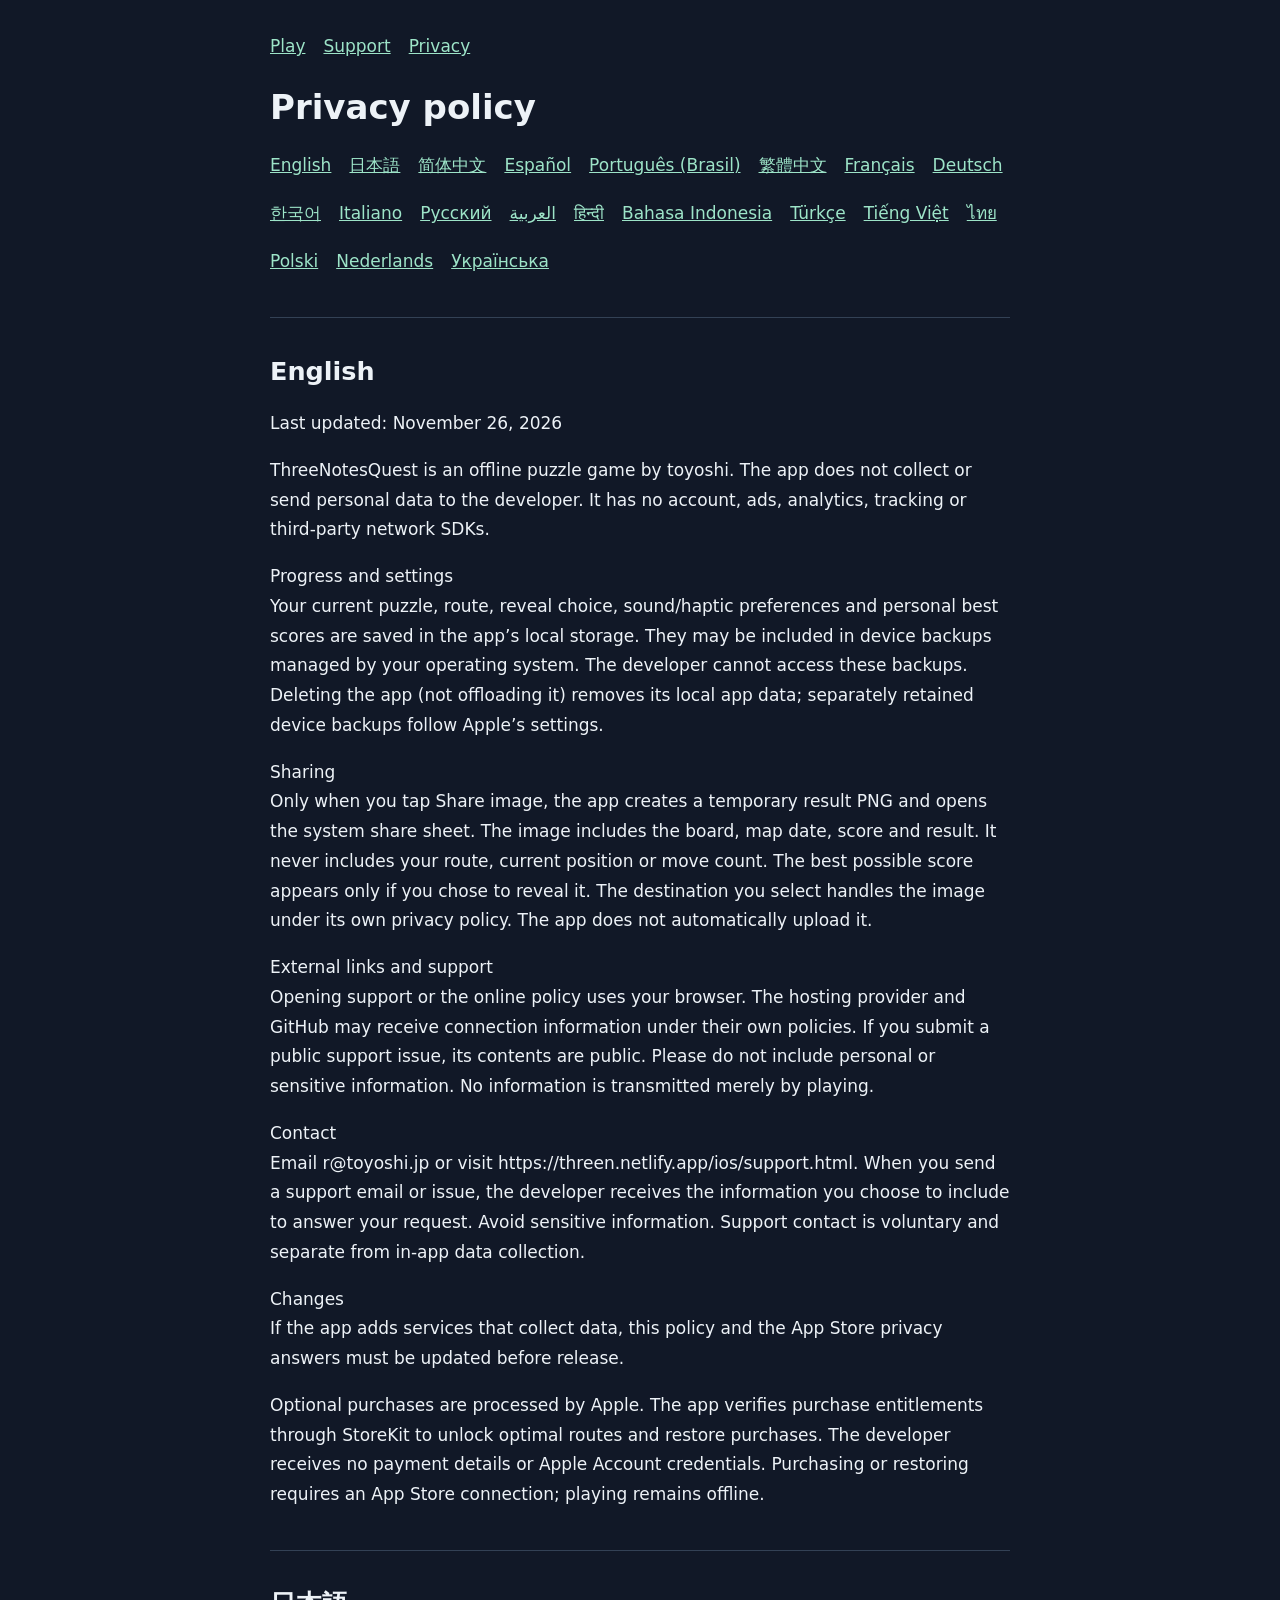
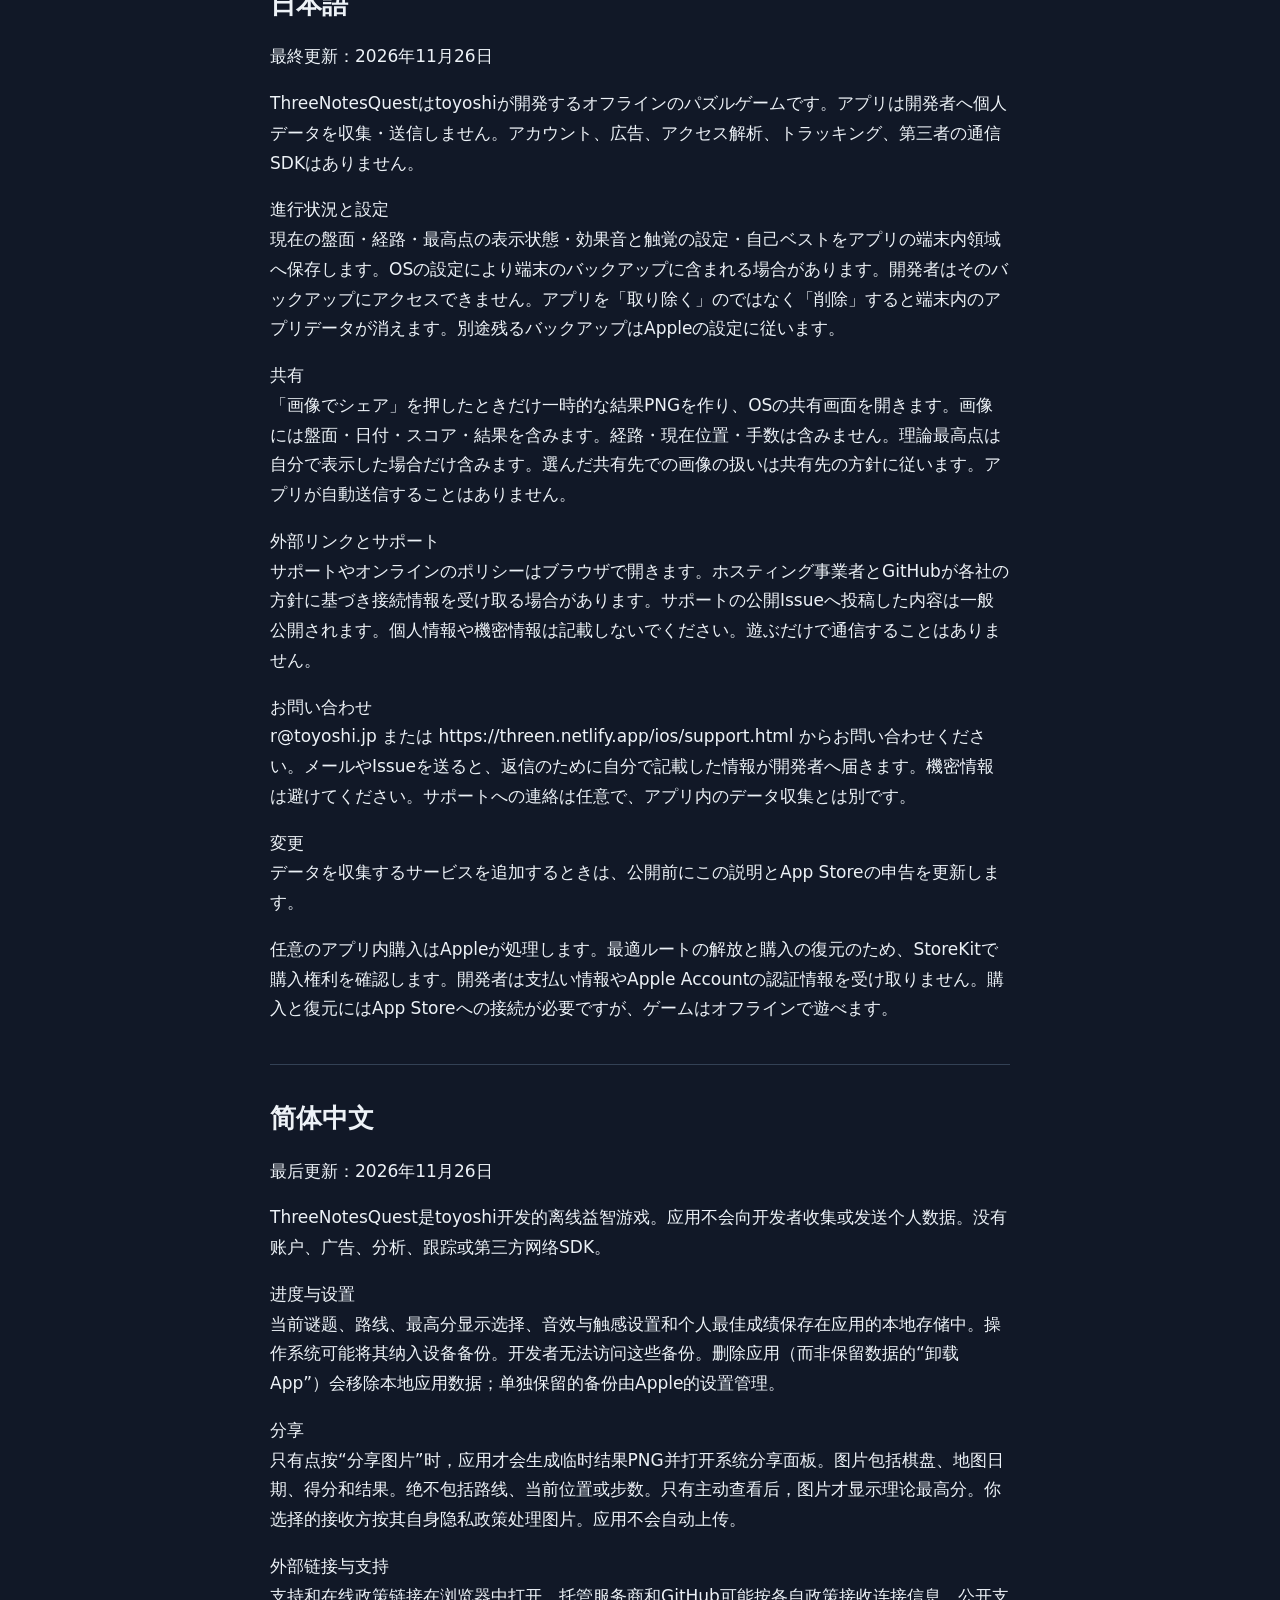
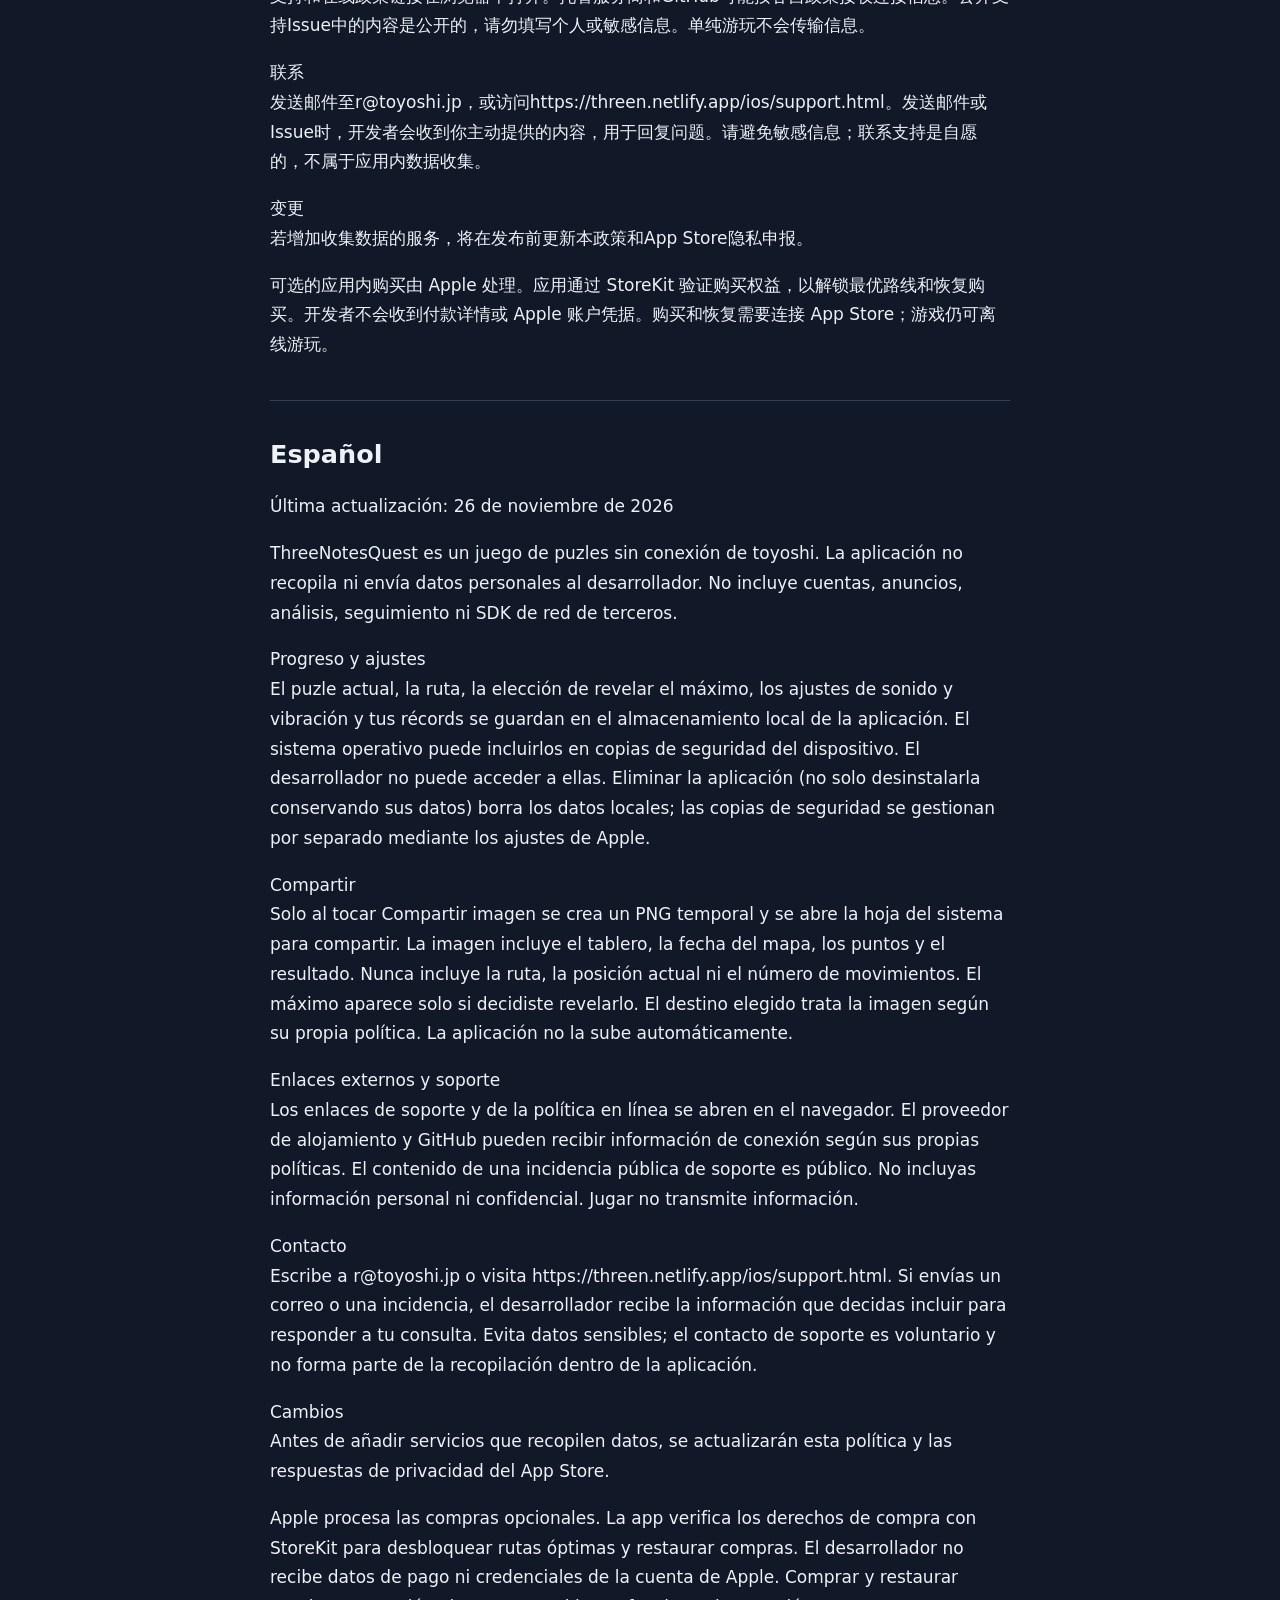
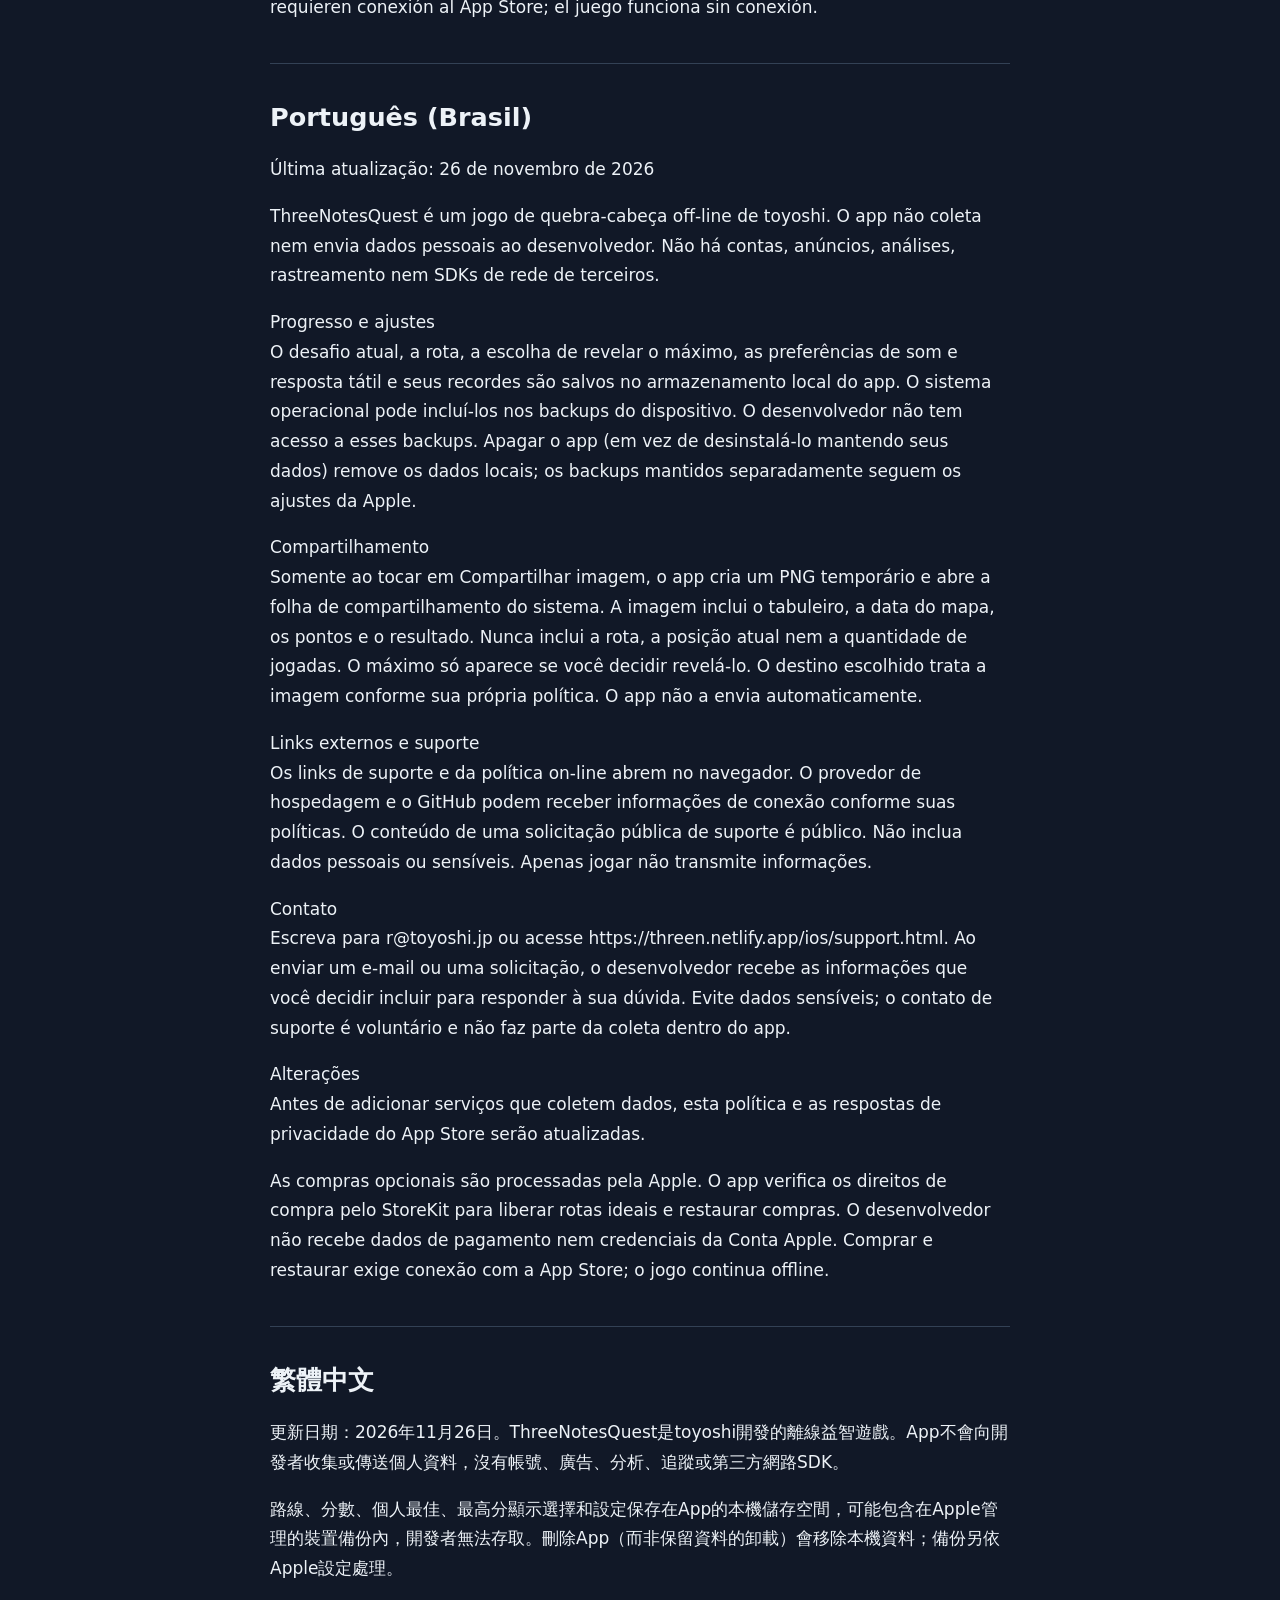
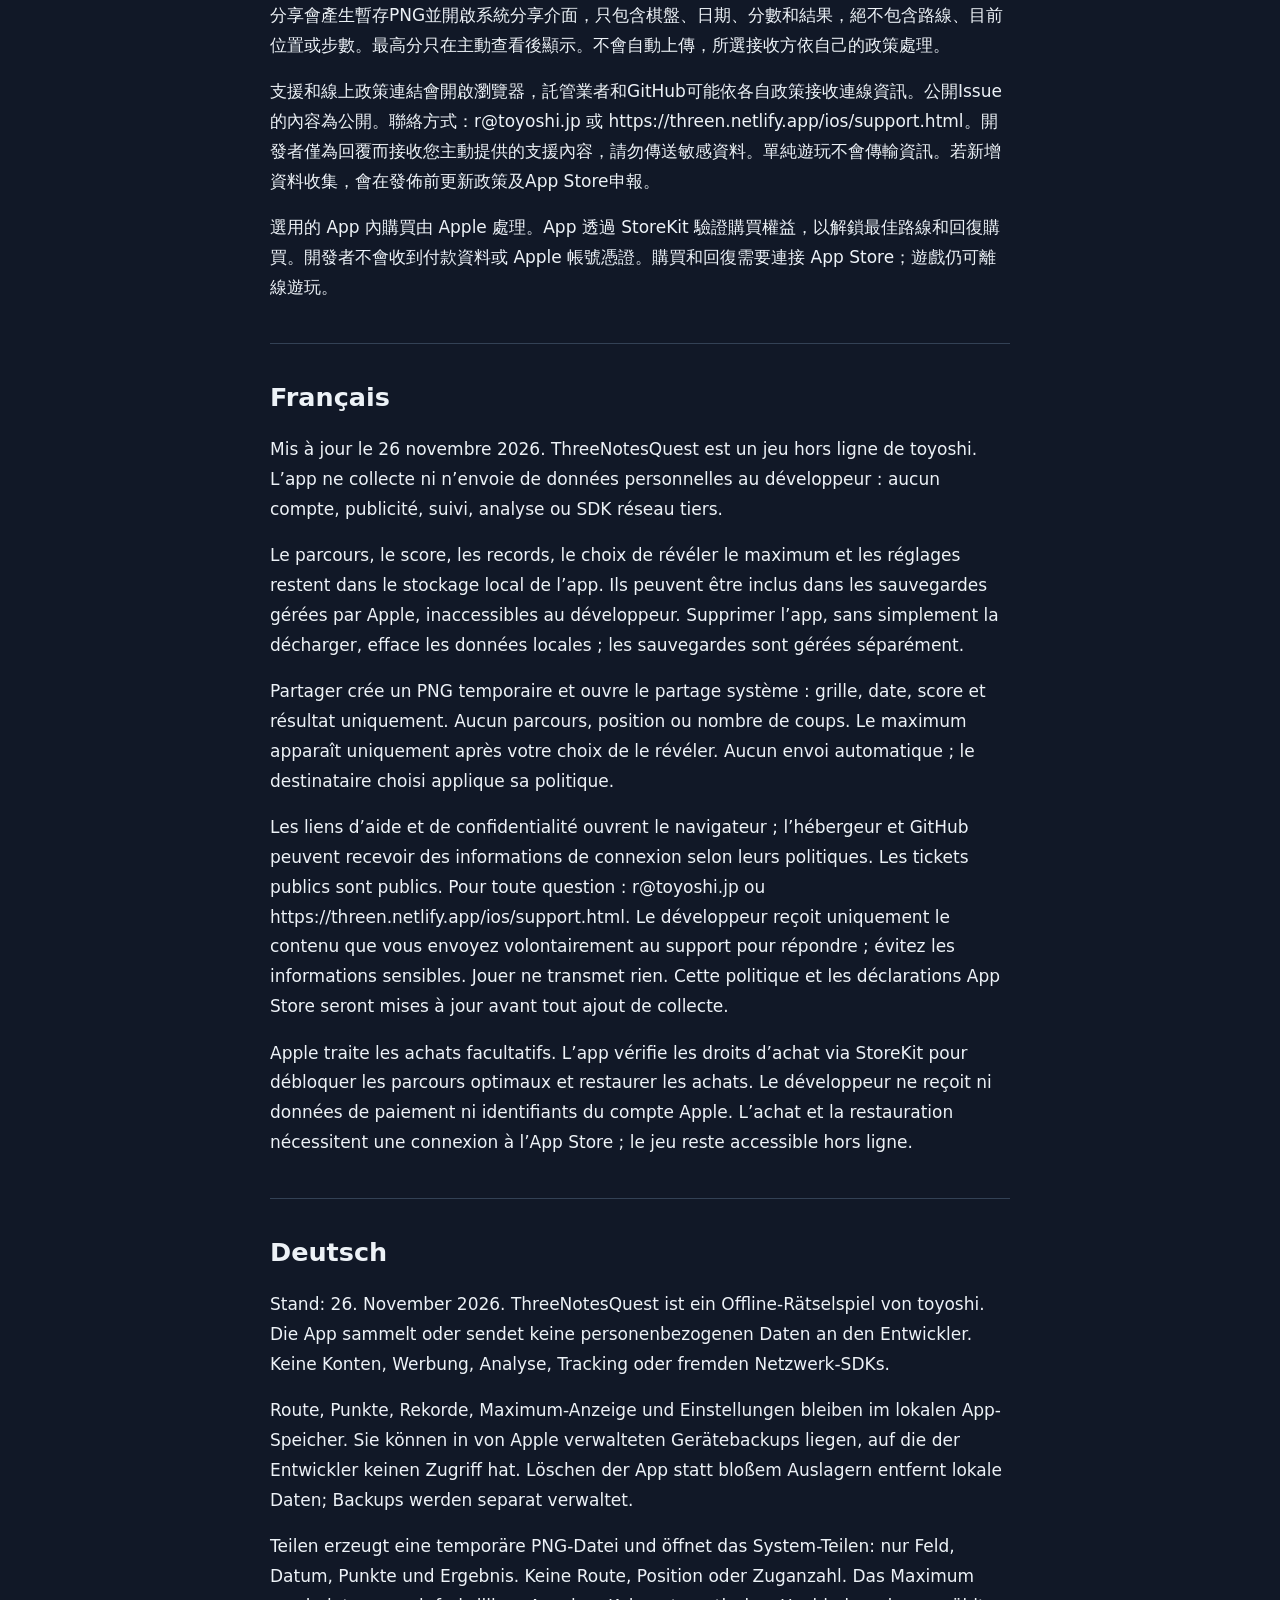
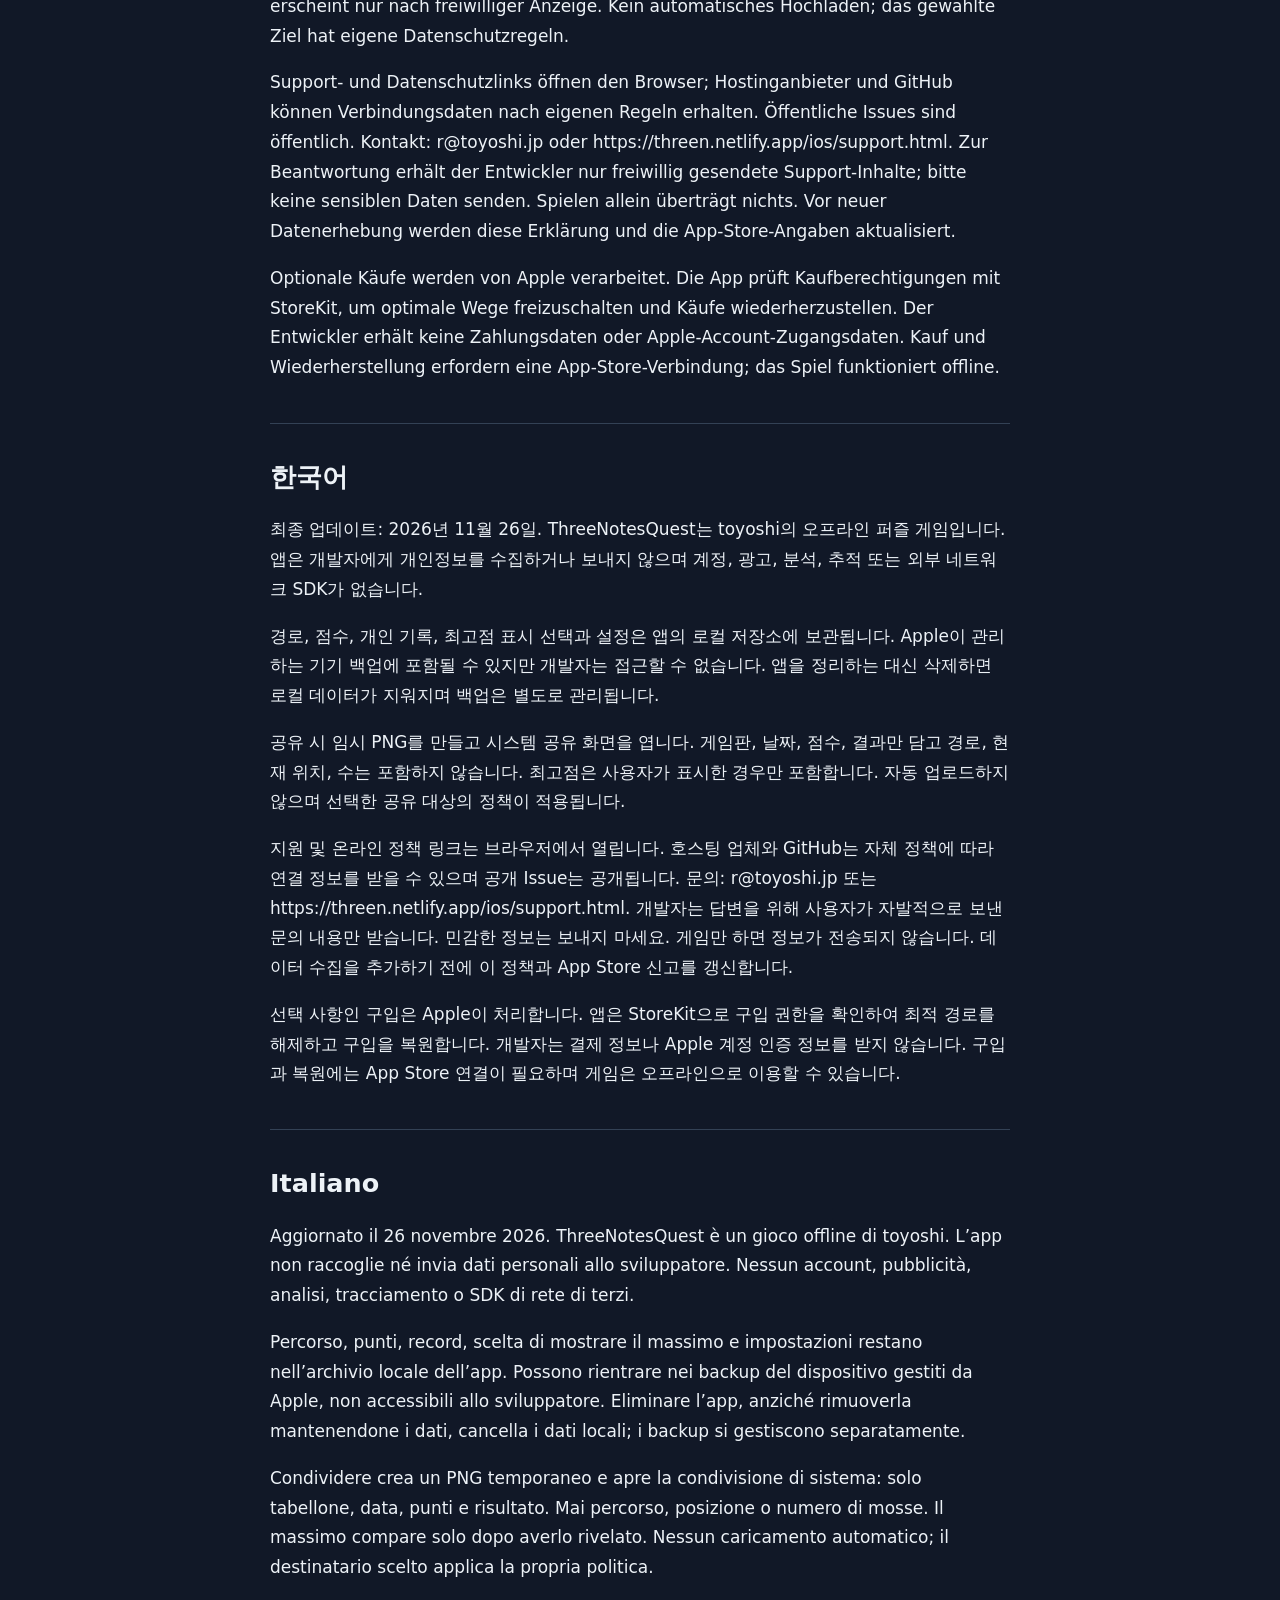
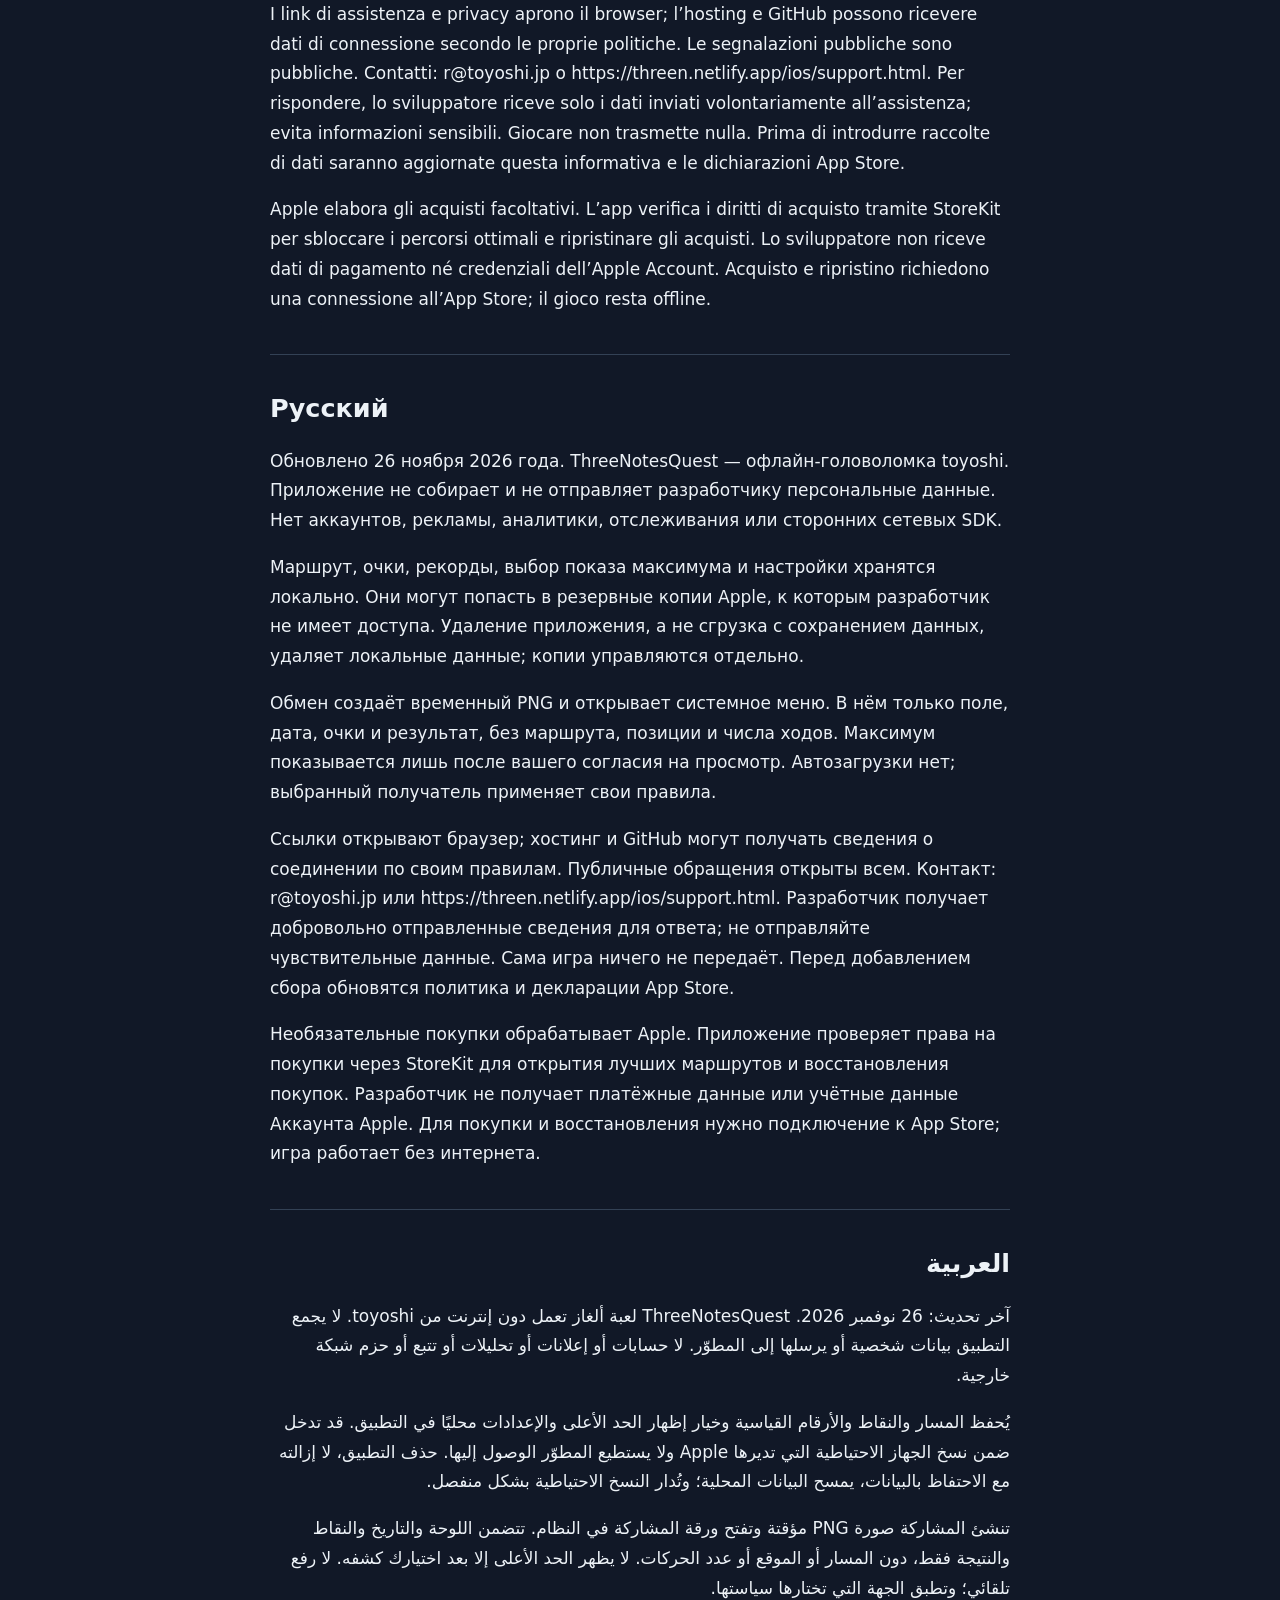
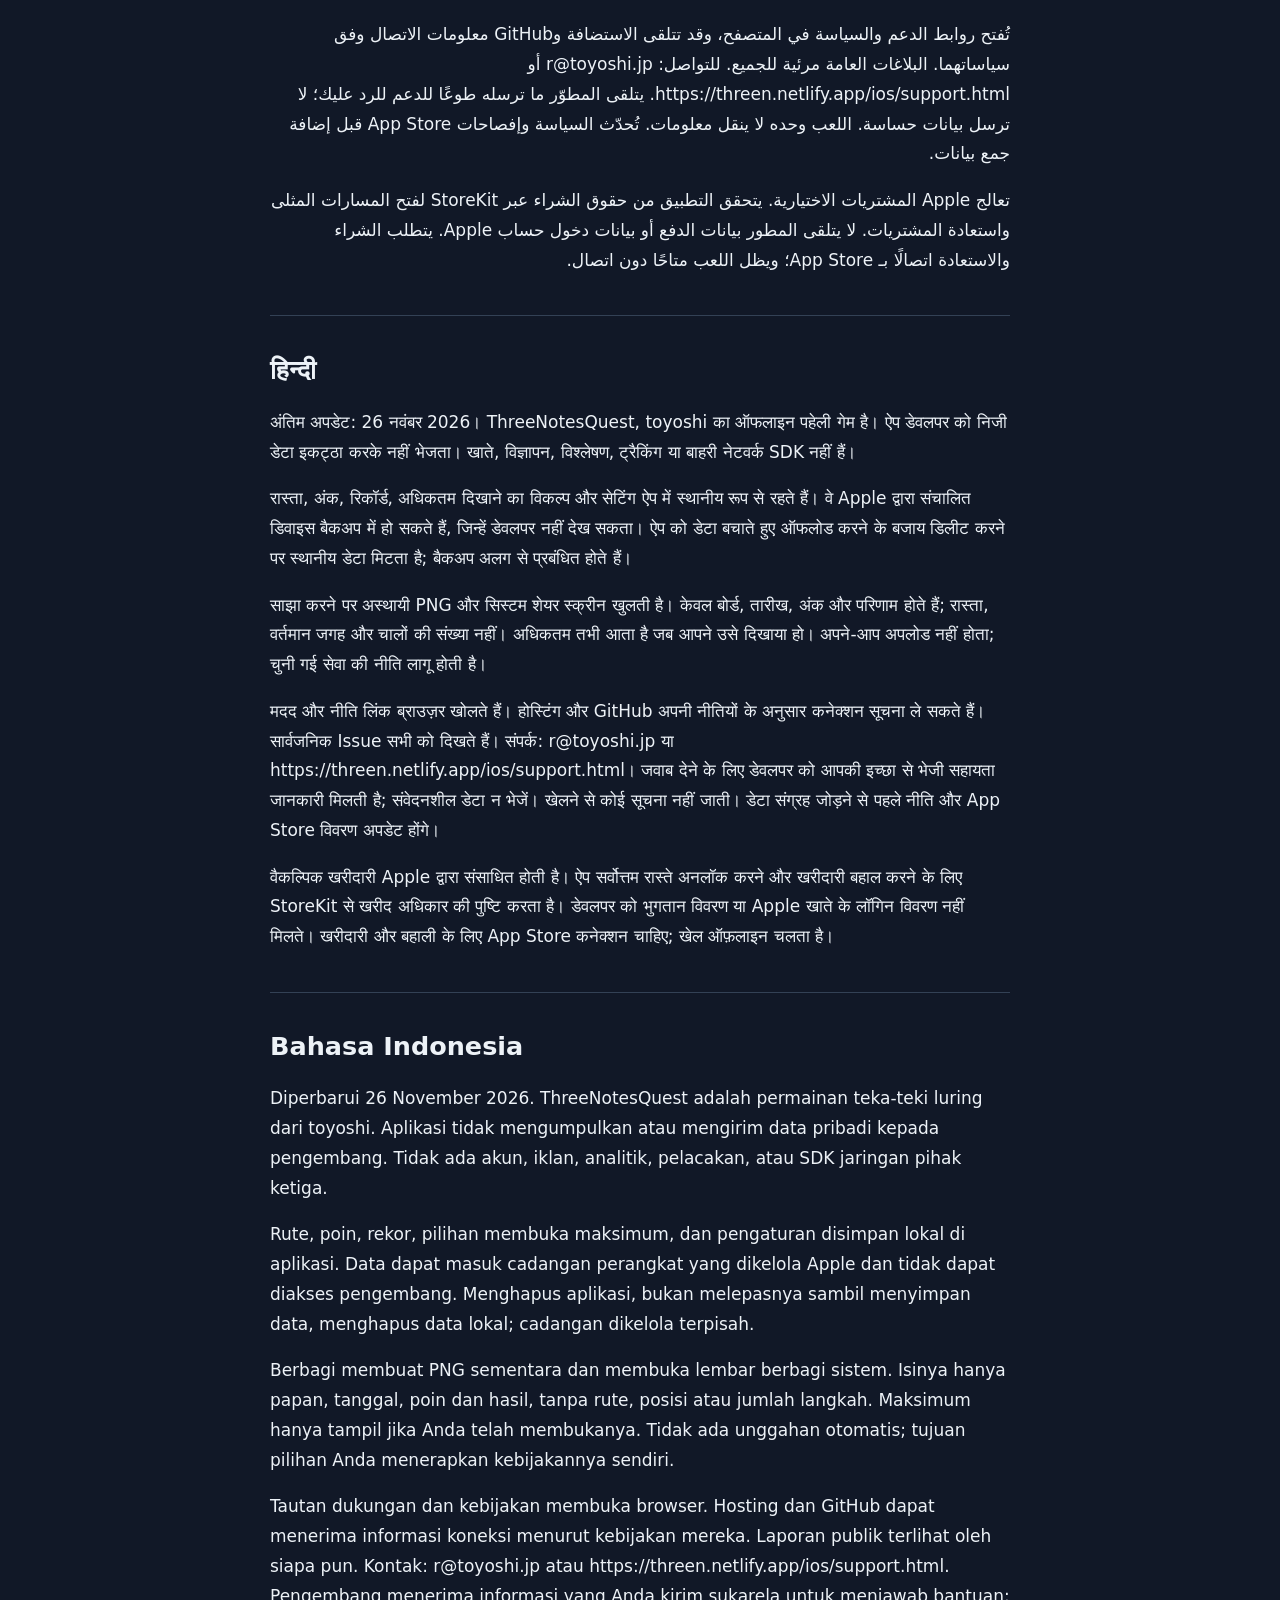
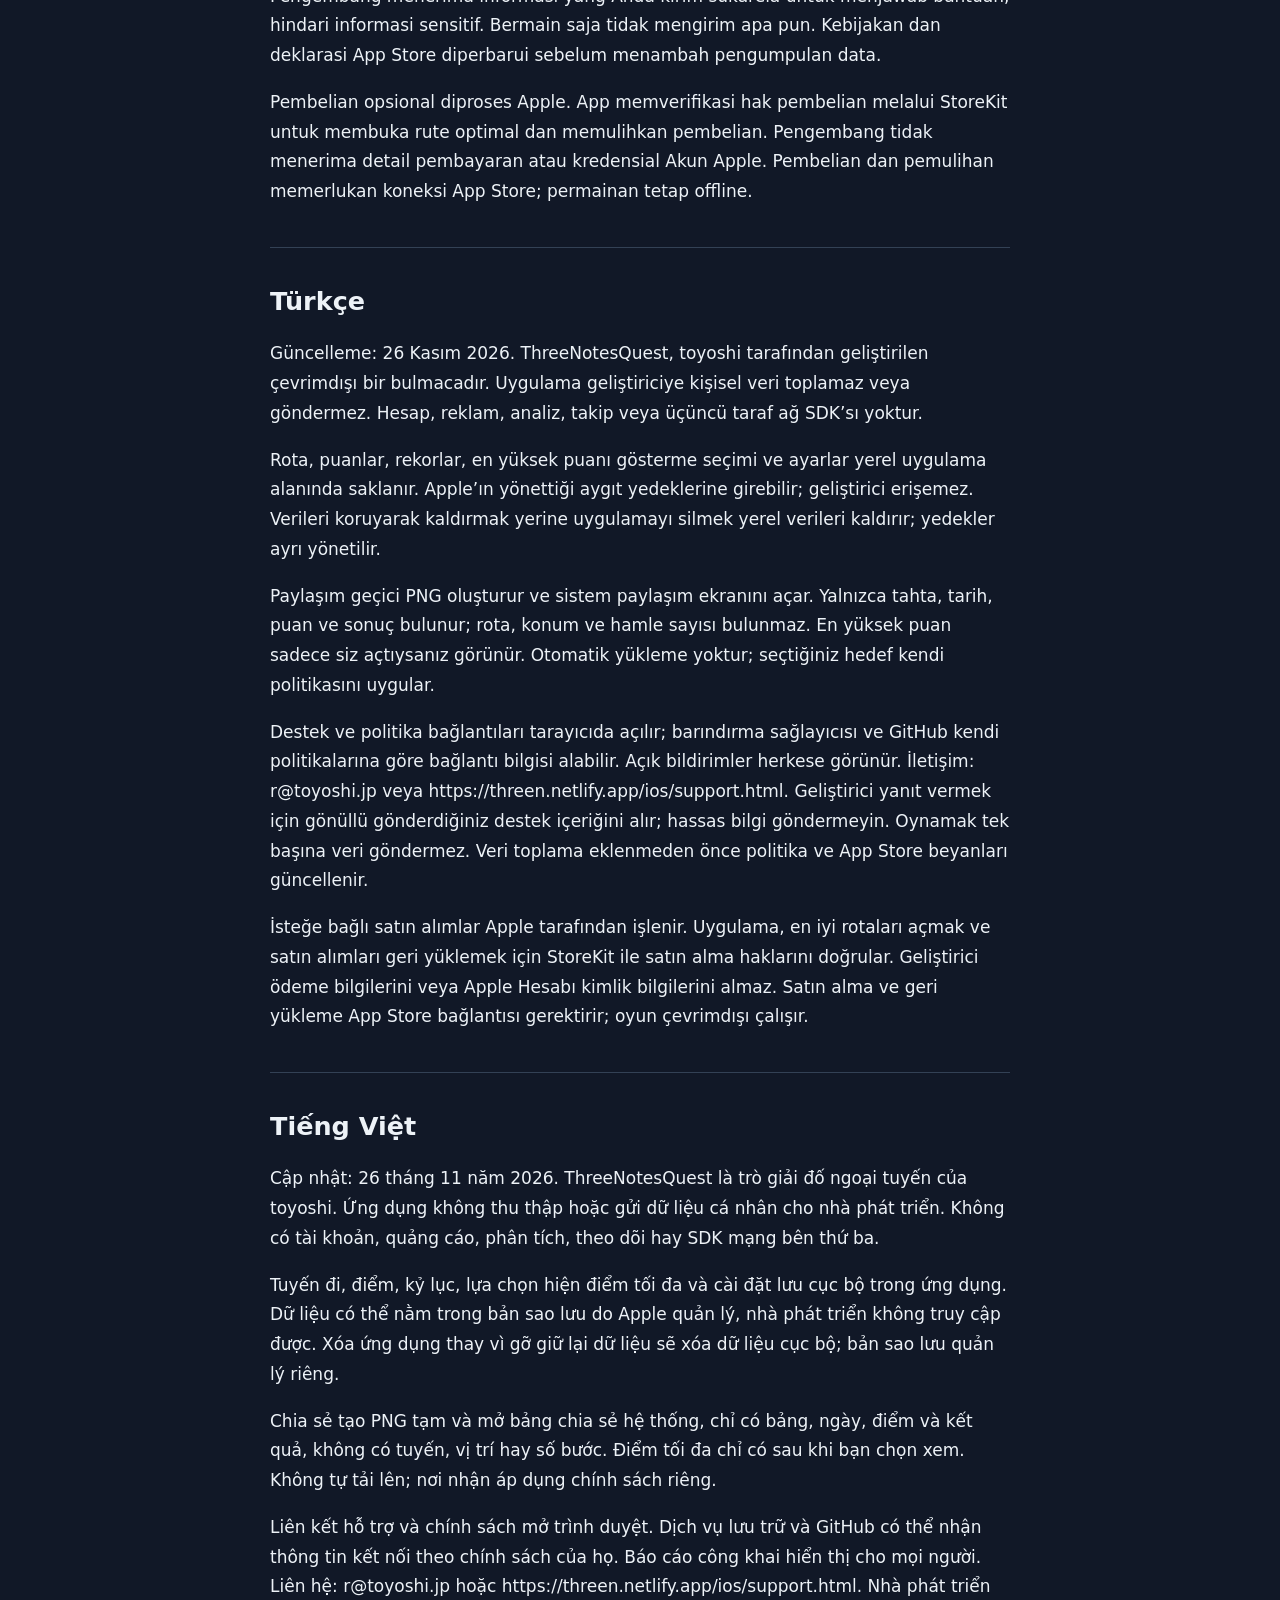
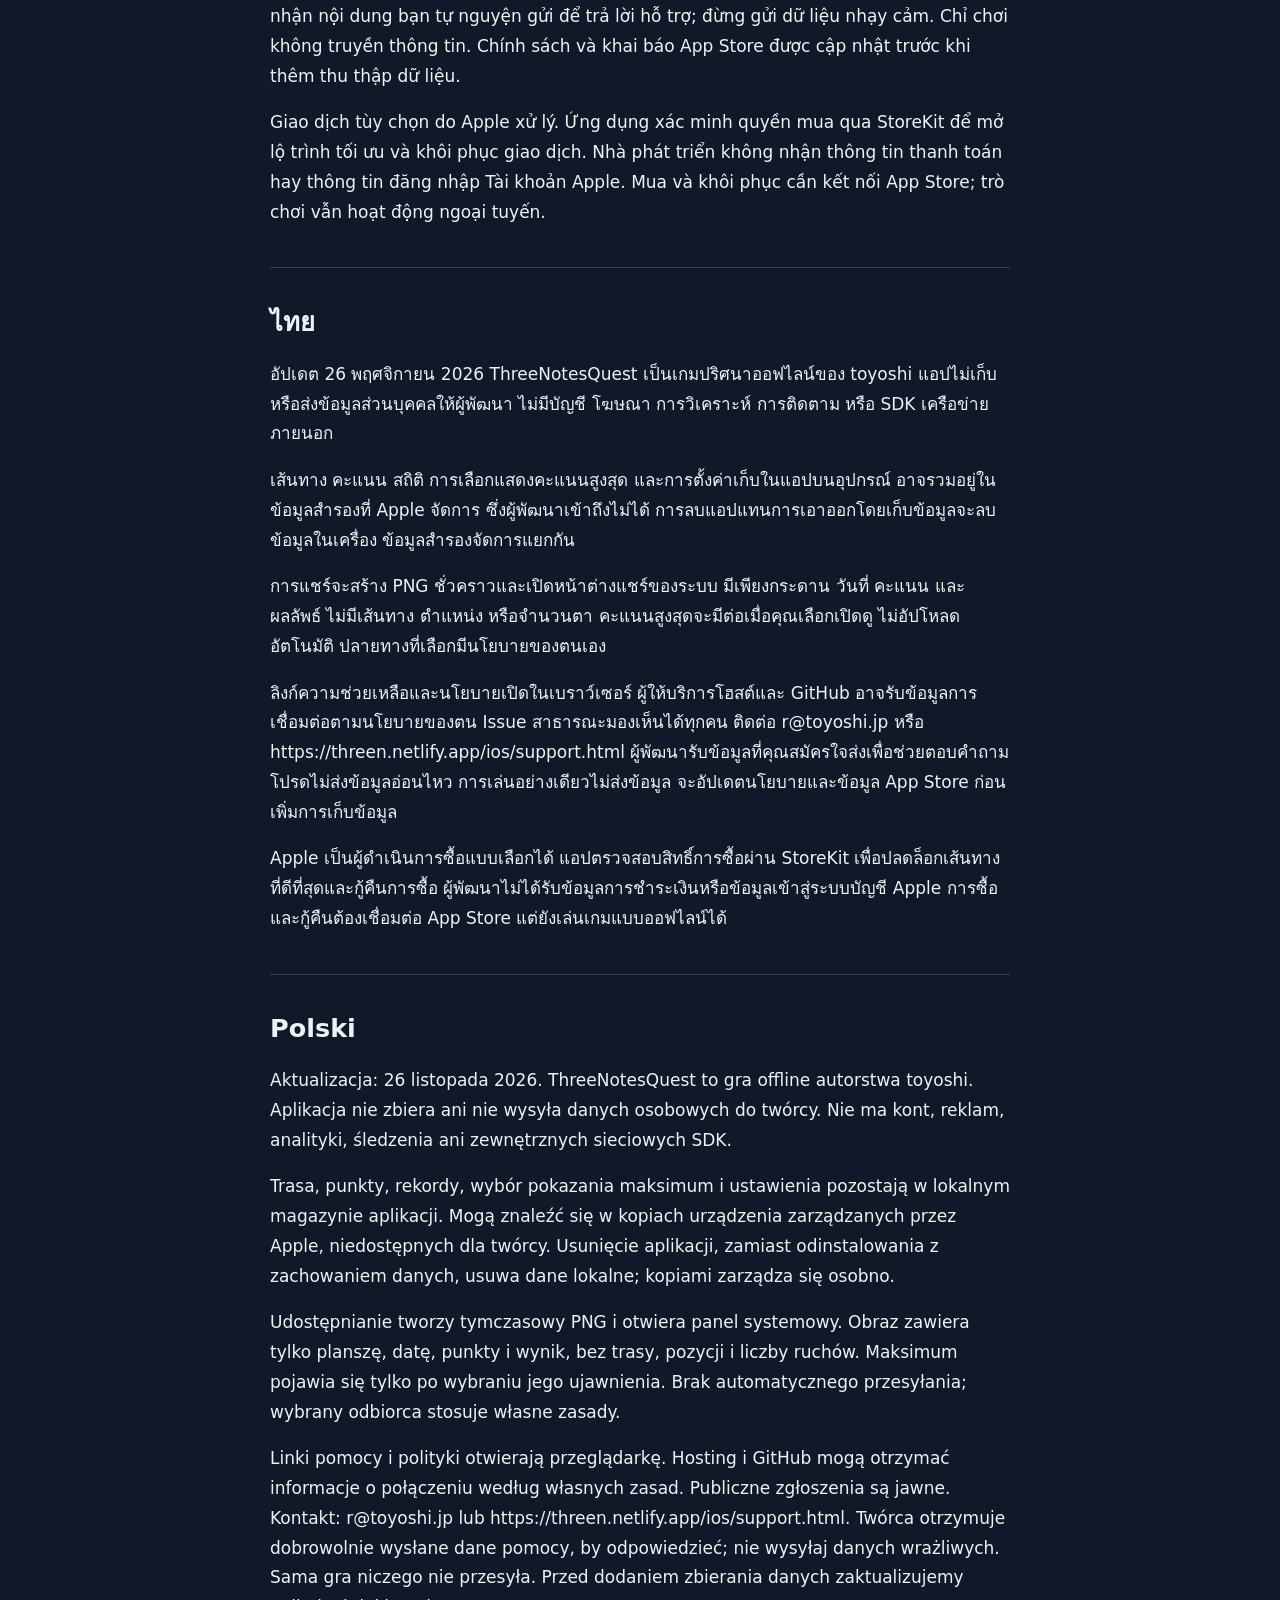
<file: ios/privacy.html>
<!doctype html>
<html lang="en"><meta charset="utf-8"><meta name="viewport" content="width=device-width,initial-scale=1"><meta name="color-scheme" content="dark"><meta name="apple-itunes-app" content="app-id=6835028593"><title>Privacy · Three Notes Quest</title><style>body{margin:0;background:#111827;color:#edf2f7;font:17px/1.75 system-ui,sans-serif}main{max-width:740px;margin:auto;padding:32px 20px 64px}a{color:#9de4c8}nav{display:flex;gap:18px;flex-wrap:wrap}h1,h2{line-height:1.3}section{margin-top:40px;border-top:1px solid #334155;padding-top:16px}a:focus-visible{outline:3px solid #e9c35b;outline-offset:4px}footer{margin-top:48px;color:#a8b5c8}</style><main><nav><a href="/">Play</a><a href="support.html">Support</a><a href="privacy.html">Privacy</a></nav><h1>Privacy policy</h1><nav aria-label="Languages"><a href="#en" lang="en">English</a><a href="#ja" lang="ja">日本語</a><a href="#zh-Hans" lang="zh-Hans">简体中文</a><a href="#es" lang="es">Español</a><a href="#pt-BR" lang="pt-BR">Português (Brasil)</a><a href="#zh-Hant" lang="zh-Hant">繁體中文</a><a href="#fr" lang="fr">Français</a><a href="#de" lang="de">Deutsch</a><a href="#ko" lang="ko">한국어</a><a href="#it" lang="it">Italiano</a><a href="#ru" lang="ru">Русский</a><a href="#ar" lang="ar">العربية</a><a href="#hi" lang="hi">हिन्दी</a><a href="#id" lang="id">Bahasa Indonesia</a><a href="#tr" lang="tr">Türkçe</a><a href="#vi" lang="vi">Tiếng Việt</a><a href="#th" lang="th">ไทย</a><a href="#pl" lang="pl">Polski</a><a href="#nl" lang="nl">Nederlands</a><a href="#uk" lang="uk">Українська</a></nav><section id="en" lang="en"><h2>English</h2><p>Last updated: November 26, 2026</p><p>ThreeNotesQuest is an offline puzzle game by toyoshi. The app does not collect or send personal data to the developer. It has no account, ads, analytics, tracking or third-party network SDKs.</p><p>Progress and settings<br>Your current puzzle, route, reveal choice, sound/haptic preferences and personal best scores are saved in the app’s local storage. They may be included in device backups managed by your operating system. The developer cannot access these backups. Deleting the app (not offloading it) removes its local app data; separately retained device backups follow Apple’s settings.</p><p>Sharing<br>Only when you tap Share image, the app creates a temporary result PNG and opens the system share sheet. The image includes the board, map date, score and result. It never includes your route, current position or move count. The best possible score appears only if you chose to reveal it. The destination you select handles the image under its own privacy policy. The app does not automatically upload it.</p><p>External links and support<br>Opening support or the online policy uses your browser. The hosting provider and GitHub may receive connection information under their own policies. If you submit a public support issue, its contents are public. Please do not include personal or sensitive information. No information is transmitted merely by playing.</p><p>Contact<br>Email r@toyoshi.jp or visit https://threen.netlify.app/ios/support.html. When you send a support email or issue, the developer receives the information you choose to include to answer your request. Avoid sensitive information. Support contact is voluntary and separate from in-app data collection.</p><p>Changes<br>If the app adds services that collect data, this policy and the App Store privacy answers must be updated before release.</p><p>Optional purchases are processed by Apple. The app verifies purchase entitlements through StoreKit to unlock optimal routes and restore purchases. The developer receives no payment details or Apple Account credentials. Purchasing or restoring requires an App Store connection; playing remains offline.</p></section><section id="ja" lang="ja"><h2>日本語</h2><p>最終更新：2026年11月26日</p><p>ThreeNotesQuestはtoyoshiが開発するオフラインのパズルゲームです。アプリは開発者へ個人データを収集・送信しません。アカウント、広告、アクセス解析、トラッキング、第三者の通信SDKはありません。</p><p>進行状況と設定<br>現在の盤面・経路・最高点の表示状態・効果音と触覚の設定・自己ベストをアプリの端末内領域へ保存します。OSの設定により端末のバックアップに含まれる場合があります。開発者はそのバックアップにアクセスできません。アプリを「取り除く」のではなく「削除」すると端末内のアプリデータが消えます。別途残るバックアップはAppleの設定に従います。</p><p>共有<br>「画像でシェア」を押したときだけ一時的な結果PNGを作り、OSの共有画面を開きます。画像には盤面・日付・スコア・結果を含みます。経路・現在位置・手数は含みません。理論最高点は自分で表示した場合だけ含みます。選んだ共有先での画像の扱いは共有先の方針に従います。アプリが自動送信することはありません。</p><p>外部リンクとサポート<br>サポートやオンラインのポリシーはブラウザで開きます。ホスティング事業者とGitHubが各社の方針に基づき接続情報を受け取る場合があります。サポートの公開Issueへ投稿した内容は一般公開されます。個人情報や機密情報は記載しないでください。遊ぶだけで通信することはありません。</p><p>お問い合わせ<br>r@toyoshi.jp または https://threen.netlify.app/ios/support.html からお問い合わせください。メールやIssueを送ると、返信のために自分で記載した情報が開発者へ届きます。機密情報は避けてください。サポートへの連絡は任意で、アプリ内のデータ収集とは別です。</p><p>変更<br>データを収集するサービスを追加するときは、公開前にこの説明とApp Storeの申告を更新します。</p><p>任意のアプリ内購入はAppleが処理します。最適ルートの解放と購入の復元のため、StoreKitで購入権利を確認します。開発者は支払い情報やApple Accountの認証情報を受け取りません。購入と復元にはApp Storeへの接続が必要ですが、ゲームはオフラインで遊べます。</p></section><section id="zh-Hans" lang="zh-Hans"><h2>简体中文</h2><p>最后更新：2026年11月26日</p><p>ThreeNotesQuest是toyoshi开发的离线益智游戏。应用不会向开发者收集或发送个人数据。没有账户、广告、分析、跟踪或第三方网络SDK。</p><p>进度与设置<br>当前谜题、路线、最高分显示选择、音效与触感设置和个人最佳成绩保存在应用的本地存储中。操作系统可能将其纳入设备备份。开发者无法访问这些备份。删除应用（而非保留数据的“卸载App”）会移除本地应用数据；单独保留的备份由Apple的设置管理。</p><p>分享<br>只有点按“分享图片”时，应用才会生成临时结果PNG并打开系统分享面板。图片包括棋盘、地图日期、得分和结果。绝不包括路线、当前位置或步数。只有主动查看后，图片才显示理论最高分。你选择的接收方按其自身隐私政策处理图片。应用不会自动上传。</p><p>外部链接与支持<br>支持和在线政策链接在浏览器中打开。托管服务商和GitHub可能按各自政策接收连接信息。公开支持Issue中的内容是公开的，请勿填写个人或敏感信息。单纯游玩不会传输信息。</p><p>联系<br>发送邮件至r@toyoshi.jp，或访问https://threen.netlify.app/ios/support.html。发送邮件或Issue时，开发者会收到你主动提供的内容，用于回复问题。请避免敏感信息；联系支持是自愿的，不属于应用内数据收集。</p><p>变更<br>若增加收集数据的服务，将在发布前更新本政策和App Store隐私申报。</p><p>可选的应用内购买由 Apple 处理。应用通过 StoreKit 验证购买权益，以解锁最优路线和恢复购买。开发者不会收到付款详情或 Apple 账户凭据。购买和恢复需要连接 App Store；游戏仍可离线游玩。</p></section><section id="es" lang="es"><h2>Español</h2><p>Última actualización: 26 de noviembre de 2026</p><p>ThreeNotesQuest es un juego de puzles sin conexión de toyoshi. La aplicación no recopila ni envía datos personales al desarrollador. No incluye cuentas, anuncios, análisis, seguimiento ni SDK de red de terceros.</p><p>Progreso y ajustes<br>El puzle actual, la ruta, la elección de revelar el máximo, los ajustes de sonido y vibración y tus récords se guardan en el almacenamiento local de la aplicación. El sistema operativo puede incluirlos en copias de seguridad del dispositivo. El desarrollador no puede acceder a ellas. Eliminar la aplicación (no solo desinstalarla conservando sus datos) borra los datos locales; las copias de seguridad se gestionan por separado mediante los ajustes de Apple.</p><p>Compartir<br>Solo al tocar Compartir imagen se crea un PNG temporal y se abre la hoja del sistema para compartir. La imagen incluye el tablero, la fecha del mapa, los puntos y el resultado. Nunca incluye la ruta, la posición actual ni el número de movimientos. El máximo aparece solo si decidiste revelarlo. El destino elegido trata la imagen según su propia política. La aplicación no la sube automáticamente.</p><p>Enlaces externos y soporte<br>Los enlaces de soporte y de la política en línea se abren en el navegador. El proveedor de alojamiento y GitHub pueden recibir información de conexión según sus propias políticas. El contenido de una incidencia pública de soporte es público. No incluyas información personal ni confidencial. Jugar no transmite información.</p><p>Contacto<br>Escribe a r@toyoshi.jp o visita https://threen.netlify.app/ios/support.html. Si envías un correo o una incidencia, el desarrollador recibe la información que decidas incluir para responder a tu consulta. Evita datos sensibles; el contacto de soporte es voluntario y no forma parte de la recopilación dentro de la aplicación.</p><p>Cambios<br>Antes de añadir servicios que recopilen datos, se actualizarán esta política y las respuestas de privacidad del App Store.</p><p>Apple procesa las compras opcionales. La app verifica los derechos de compra con StoreKit para desbloquear rutas óptimas y restaurar compras. El desarrollador no recibe datos de pago ni credenciales de la cuenta de Apple. Comprar y restaurar requieren conexión al App Store; el juego funciona sin conexión.</p></section><section id="pt-BR" lang="pt-BR"><h2>Português (Brasil)</h2><p>Última atualização: 26 de novembro de 2026</p><p>ThreeNotesQuest é um jogo de quebra-cabeça off-line de toyoshi. O app não coleta nem envia dados pessoais ao desenvolvedor. Não há contas, anúncios, análises, rastreamento nem SDKs de rede de terceiros.</p><p>Progresso e ajustes<br>O desafio atual, a rota, a escolha de revelar o máximo, as preferências de som e resposta tátil e seus recordes são salvos no armazenamento local do app. O sistema operacional pode incluí-los nos backups do dispositivo. O desenvolvedor não tem acesso a esses backups. Apagar o app (em vez de desinstalá-lo mantendo seus dados) remove os dados locais; os backups mantidos separadamente seguem os ajustes da Apple.</p><p>Compartilhamento<br>Somente ao tocar em Compartilhar imagem, o app cria um PNG temporário e abre a folha de compartilhamento do sistema. A imagem inclui o tabuleiro, a data do mapa, os pontos e o resultado. Nunca inclui a rota, a posição atual nem a quantidade de jogadas. O máximo só aparece se você decidir revelá-lo. O destino escolhido trata a imagem conforme sua própria política. O app não a envia automaticamente.</p><p>Links externos e suporte<br>Os links de suporte e da política on-line abrem no navegador. O provedor de hospedagem e o GitHub podem receber informações de conexão conforme suas políticas. O conteúdo de uma solicitação pública de suporte é público. Não inclua dados pessoais ou sensíveis. Apenas jogar não transmite informações.</p><p>Contato<br>Escreva para r@toyoshi.jp ou acesse https://threen.netlify.app/ios/support.html. Ao enviar um e-mail ou uma solicitação, o desenvolvedor recebe as informações que você decidir incluir para responder à sua dúvida. Evite dados sensíveis; o contato de suporte é voluntário e não faz parte da coleta dentro do app.</p><p>Alterações<br>Antes de adicionar serviços que coletem dados, esta política e as respostas de privacidade do App Store serão atualizadas.</p><p>As compras opcionais são processadas pela Apple. O app verifica os direitos de compra pelo StoreKit para liberar rotas ideais e restaurar compras. O desenvolvedor não recebe dados de pagamento nem credenciais da Conta Apple. Comprar e restaurar exige conexão com a App Store; o jogo continua offline.</p></section><section id="zh-Hant" lang="zh-Hant"><h2>繁體中文</h2><p>更新日期：2026年11月26日。ThreeNotesQuest是toyoshi開發的離線益智遊戲。App不會向開發者收集或傳送個人資料，沒有帳號、廣告、分析、追蹤或第三方網路SDK。</p><p>路線、分數、個人最佳、最高分顯示選擇和設定保存在App的本機儲存空間，可能包含在Apple管理的裝置備份內，開發者無法存取。刪除App（而非保留資料的卸載）會移除本機資料；備份另依Apple設定處理。</p><p>分享會產生暫存PNG並開啟系統分享介面，只包含棋盤、日期、分數和結果，絕不包含路線、目前位置或步數。最高分只在主動查看後顯示。不會自動上傳，所選接收方依自己的政策處理。</p><p>支援和線上政策連結會開啟瀏覽器，託管業者和GitHub可能依各自政策接收連線資訊。公開Issue的內容為公開。聯絡方式：r@toyoshi.jp 或 https://threen.netlify.app/ios/support.html。開發者僅為回覆而接收您主動提供的支援內容，請勿傳送敏感資料。單純遊玩不會傳輸資訊。若新增資料收集，會在發佈前更新政策及App Store申報。</p><p>選用的 App 內購買由 Apple 處理。App 透過 StoreKit 驗證購買權益，以解鎖最佳路線和回復購買。開發者不會收到付款資料或 Apple 帳號憑證。購買和回復需要連接 App Store；遊戲仍可離線遊玩。</p></section><section id="fr" lang="fr"><h2>Français</h2><p>Mis à jour le 26 novembre 2026. ThreeNotesQuest est un jeu hors ligne de toyoshi. L’app ne collecte ni n’envoie de données personnelles au développeur : aucun compte, publicité, suivi, analyse ou SDK réseau tiers.</p><p>Le parcours, le score, les records, le choix de révéler le maximum et les réglages restent dans le stockage local de l’app. Ils peuvent être inclus dans les sauvegardes gérées par Apple, inaccessibles au développeur. Supprimer l’app, sans simplement la décharger, efface les données locales ; les sauvegardes sont gérées séparément.</p><p>Partager crée un PNG temporaire et ouvre le partage système : grille, date, score et résultat uniquement. Aucun parcours, position ou nombre de coups. Le maximum apparaît uniquement après votre choix de le révéler. Aucun envoi automatique ; le destinataire choisi applique sa politique.</p><p>Les liens d’aide et de confidentialité ouvrent le navigateur ; l’hébergeur et GitHub peuvent recevoir des informations de connexion selon leurs politiques. Les tickets publics sont publics. Pour toute question : r@toyoshi.jp ou https://threen.netlify.app/ios/support.html. Le développeur reçoit uniquement le contenu que vous envoyez volontairement au support pour répondre ; évitez les informations sensibles. Jouer ne transmet rien. Cette politique et les déclarations App Store seront mises à jour avant tout ajout de collecte.</p><p>Apple traite les achats facultatifs. L’app vérifie les droits d’achat via StoreKit pour débloquer les parcours optimaux et restaurer les achats. Le développeur ne reçoit ni données de paiement ni identifiants du compte Apple. L’achat et la restauration nécessitent une connexion à l’App Store ; le jeu reste accessible hors ligne.</p></section><section id="de" lang="de"><h2>Deutsch</h2><p>Stand: 26. November 2026. ThreeNotesQuest ist ein Offline-Rätselspiel von toyoshi. Die App sammelt oder sendet keine personenbezogenen Daten an den Entwickler. Keine Konten, Werbung, Analyse, Tracking oder fremden Netzwerk-SDKs.</p><p>Route, Punkte, Rekorde, Maximum-Anzeige und Einstellungen bleiben im lokalen App-Speicher. Sie können in von Apple verwalteten Gerätebackups liegen, auf die der Entwickler keinen Zugriff hat. Löschen der App statt bloßem Auslagern entfernt lokale Daten; Backups werden separat verwaltet.</p><p>Teilen erzeugt eine temporäre PNG-Datei und öffnet das System-Teilen: nur Feld, Datum, Punkte und Ergebnis. Keine Route, Position oder Zuganzahl. Das Maximum erscheint nur nach freiwilliger Anzeige. Kein automatisches Hochladen; das gewählte Ziel hat eigene Datenschutzregeln.</p><p>Support- und Datenschutzlinks öffnen den Browser; Hostinganbieter und GitHub können Verbindungsdaten nach eigenen Regeln erhalten. Öffentliche Issues sind öffentlich. Kontakt: r@toyoshi.jp oder https://threen.netlify.app/ios/support.html. Zur Beantwortung erhält der Entwickler nur freiwillig gesendete Support-Inhalte; bitte keine sensiblen Daten senden. Spielen allein überträgt nichts. Vor neuer Datenerhebung werden diese Erklärung und die App-Store-Angaben aktualisiert.</p><p>Optionale Käufe werden von Apple verarbeitet. Die App prüft Kaufberechtigungen mit StoreKit, um optimale Wege freizuschalten und Käufe wiederherzustellen. Der Entwickler erhält keine Zahlungsdaten oder Apple-Account-Zugangsdaten. Kauf und Wiederherstellung erfordern eine App-Store-Verbindung; das Spiel funktioniert offline.</p></section><section id="ko" lang="ko"><h2>한국어</h2><p>최종 업데이트: 2026년 11월 26일. ThreeNotesQuest는 toyoshi의 오프라인 퍼즐 게임입니다. 앱은 개발자에게 개인정보를 수집하거나 보내지 않으며 계정, 광고, 분석, 추적 또는 외부 네트워크 SDK가 없습니다.</p><p>경로, 점수, 개인 기록, 최고점 표시 선택과 설정은 앱의 로컬 저장소에 보관됩니다. Apple이 관리하는 기기 백업에 포함될 수 있지만 개발자는 접근할 수 없습니다. 앱을 정리하는 대신 삭제하면 로컬 데이터가 지워지며 백업은 별도로 관리됩니다.</p><p>공유 시 임시 PNG를 만들고 시스템 공유 화면을 엽니다. 게임판, 날짜, 점수, 결과만 담고 경로, 현재 위치, 수는 포함하지 않습니다. 최고점은 사용자가 표시한 경우만 포함합니다. 자동 업로드하지 않으며 선택한 공유 대상의 정책이 적용됩니다.</p><p>지원 및 온라인 정책 링크는 브라우저에서 열립니다. 호스팅 업체와 GitHub는 자체 정책에 따라 연결 정보를 받을 수 있으며 공개 Issue는 공개됩니다. 문의: r@toyoshi.jp 또는 https://threen.netlify.app/ios/support.html. 개발자는 답변을 위해 사용자가 자발적으로 보낸 문의 내용만 받습니다. 민감한 정보는 보내지 마세요. 게임만 하면 정보가 전송되지 않습니다. 데이터 수집을 추가하기 전에 이 정책과 App Store 신고를 갱신합니다.</p><p>선택 사항인 구입은 Apple이 처리합니다. 앱은 StoreKit으로 구입 권한을 확인하여 최적 경로를 해제하고 구입을 복원합니다. 개발자는 결제 정보나 Apple 계정 인증 정보를 받지 않습니다. 구입과 복원에는 App Store 연결이 필요하며 게임은 오프라인으로 이용할 수 있습니다.</p></section><section id="it" lang="it"><h2>Italiano</h2><p>Aggiornato il 26 novembre 2026. ThreeNotesQuest è un gioco offline di toyoshi. L’app non raccoglie né invia dati personali allo sviluppatore. Nessun account, pubblicità, analisi, tracciamento o SDK di rete di terzi.</p><p>Percorso, punti, record, scelta di mostrare il massimo e impostazioni restano nell’archivio locale dell’app. Possono rientrare nei backup del dispositivo gestiti da Apple, non accessibili allo sviluppatore. Eliminare l’app, anziché rimuoverla mantenendone i dati, cancella i dati locali; i backup si gestiscono separatamente.</p><p>Condividere crea un PNG temporaneo e apre la condivisione di sistema: solo tabellone, data, punti e risultato. Mai percorso, posizione o numero di mosse. Il massimo compare solo dopo averlo rivelato. Nessun caricamento automatico; il destinatario scelto applica la propria politica.</p><p>I link di assistenza e privacy aprono il browser; l’hosting e GitHub possono ricevere dati di connessione secondo le proprie politiche. Le segnalazioni pubbliche sono pubbliche. Contatti: r@toyoshi.jp o https://threen.netlify.app/ios/support.html. Per rispondere, lo sviluppatore riceve solo i dati inviati volontariamente all’assistenza; evita informazioni sensibili. Giocare non trasmette nulla. Prima di introdurre raccolte di dati saranno aggiornate questa informativa e le dichiarazioni App Store.</p><p>Apple elabora gli acquisti facoltativi. L’app verifica i diritti di acquisto tramite StoreKit per sbloccare i percorsi ottimali e ripristinare gli acquisti. Lo sviluppatore non riceve dati di pagamento né credenziali dell’Apple Account. Acquisto e ripristino richiedono una connessione all’App Store; il gioco resta offline.</p></section><section id="ru" lang="ru"><h2>Русский</h2><p>Обновлено 26 ноября 2026 года. ThreeNotesQuest — офлайн-головоломка toyoshi. Приложение не собирает и не отправляет разработчику персональные данные. Нет аккаунтов, рекламы, аналитики, отслеживания или сторонних сетевых SDK.</p><p>Маршрут, очки, рекорды, выбор показа максимума и настройки хранятся локально. Они могут попасть в резервные копии Apple, к которым разработчик не имеет доступа. Удаление приложения, а не сгрузка с сохранением данных, удаляет локальные данные; копии управляются отдельно.</p><p>Обмен создаёт временный PNG и открывает системное меню. В нём только поле, дата, очки и результат, без маршрута, позиции и числа ходов. Максимум показывается лишь после вашего согласия на просмотр. Автозагрузки нет; выбранный получатель применяет свои правила.</p><p>Ссылки открывают браузер; хостинг и GitHub могут получать сведения о соединении по своим правилам. Публичные обращения открыты всем. Контакт: r@toyoshi.jp или https://threen.netlify.app/ios/support.html. Разработчик получает добровольно отправленные сведения для ответа; не отправляйте чувствительные данные. Сама игра ничего не передаёт. Перед добавлением сбора обновятся политика и декларации App Store.</p><p>Необязательные покупки обрабатывает Apple. Приложение проверяет права на покупки через StoreKit для открытия лучших маршрутов и восстановления покупок. Разработчик не получает платёжные данные или учётные данные Аккаунта Apple. Для покупки и восстановления нужно подключение к App Store; игра работает без интернета.</p></section><section id="ar" lang="ar" dir="rtl"><h2>العربية</h2><p>آخر تحديث: 26 نوفمبر 2026. ThreeNotesQuest لعبة ألغاز تعمل دون إنترنت من toyoshi. لا يجمع التطبيق بيانات شخصية أو يرسلها إلى المطوّر. لا حسابات أو إعلانات أو تحليلات أو تتبع أو حزم شبكة خارجية.</p><p>يُحفظ المسار والنقاط والأرقام القياسية وخيار إظهار الحد الأعلى والإعدادات محليًا في التطبيق. قد تدخل ضمن نسخ الجهاز الاحتياطية التي تديرها Apple ولا يستطيع المطوّر الوصول إليها. حذف التطبيق، لا إزالته مع الاحتفاظ بالبيانات، يمسح البيانات المحلية؛ وتُدار النسخ الاحتياطية بشكل منفصل.</p><p>تنشئ المشاركة صورة PNG مؤقتة وتفتح ورقة المشاركة في النظام. تتضمن اللوحة والتاريخ والنقاط والنتيجة فقط، دون المسار أو الموقع أو عدد الحركات. لا يظهر الحد الأعلى إلا بعد اختيارك كشفه. لا رفع تلقائي؛ وتطبق الجهة التي تختارها سياستها.</p><p>تُفتح روابط الدعم والسياسة في المتصفح، وقد تتلقى الاستضافة وGitHub معلومات الاتصال وفق سياساتهما. البلاغات العامة مرئية للجميع. للتواصل: r@toyoshi.jp أو https://threen.netlify.app/ios/support.html. يتلقى المطوّر ما ترسله طوعًا للدعم للرد عليك؛ لا ترسل بيانات حساسة. اللعب وحده لا ينقل معلومات. تُحدّث السياسة وإفصاحات App Store قبل إضافة جمع بيانات.</p><p>تعالج Apple المشتريات الاختيارية. يتحقق التطبيق من حقوق الشراء عبر StoreKit لفتح المسارات المثلى واستعادة المشتريات. لا يتلقى المطور بيانات الدفع أو بيانات دخول حساب Apple. يتطلب الشراء والاستعادة اتصالًا بـ App Store؛ ويظل اللعب متاحًا دون اتصال.</p></section><section id="hi" lang="hi"><h2>हिन्दी</h2><p>अंतिम अपडेट: 26 नवंबर 2026। ThreeNotesQuest, toyoshi का ऑफलाइन पहेली गेम है। ऐप डेवलपर को निजी डेटा इकट्ठा करके नहीं भेजता। खाते, विज्ञापन, विश्लेषण, ट्रैकिंग या बाहरी नेटवर्क SDK नहीं हैं।</p><p>रास्ता, अंक, रिकॉर्ड, अधिकतम दिखाने का विकल्प और सेटिंग ऐप में स्थानीय रूप से रहते हैं। वे Apple द्वारा संचालित डिवाइस बैकअप में हो सकते हैं, जिन्हें डेवलपर नहीं देख सकता। ऐप को डेटा बचाते हुए ऑफलोड करने के बजाय डिलीट करने पर स्थानीय डेटा मिटता है; बैकअप अलग से प्रबंधित होते हैं।</p><p>साझा करने पर अस्थायी PNG और सिस्टम शेयर स्क्रीन खुलती है। केवल बोर्ड, तारीख, अंक और परिणाम होते हैं; रास्ता, वर्तमान जगह और चालों की संख्या नहीं। अधिकतम तभी आता है जब आपने उसे दिखाया हो। अपने-आप अपलोड नहीं होता; चुनी गई सेवा की नीति लागू होती है।</p><p>मदद और नीति लिंक ब्राउज़र खोलते हैं। होस्टिंग और GitHub अपनी नीतियों के अनुसार कनेक्शन सूचना ले सकते हैं। सार्वजनिक Issue सभी को दिखते हैं। संपर्क: r@toyoshi.jp या https://threen.netlify.app/ios/support.html। जवाब देने के लिए डेवलपर को आपकी इच्छा से भेजी सहायता जानकारी मिलती है; संवेदनशील डेटा न भेजें। खेलने से कोई सूचना नहीं जाती। डेटा संग्रह जोड़ने से पहले नीति और App Store विवरण अपडेट होंगे।</p><p>वैकल्पिक खरीदारी Apple द्वारा संसाधित होती है। ऐप सर्वोत्तम रास्ते अनलॉक करने और खरीदारी बहाल करने के लिए StoreKit से खरीद अधिकार की पुष्टि करता है। डेवलपर को भुगतान विवरण या Apple खाते के लॉगिन विवरण नहीं मिलते। खरीदारी और बहाली के लिए App Store कनेक्शन चाहिए; खेल ऑफ़लाइन चलता है।</p></section><section id="id" lang="id"><h2>Bahasa Indonesia</h2><p>Diperbarui 26 November 2026. ThreeNotesQuest adalah permainan teka-teki luring dari toyoshi. Aplikasi tidak mengumpulkan atau mengirim data pribadi kepada pengembang. Tidak ada akun, iklan, analitik, pelacakan, atau SDK jaringan pihak ketiga.</p><p>Rute, poin, rekor, pilihan membuka maksimum, dan pengaturan disimpan lokal di aplikasi. Data dapat masuk cadangan perangkat yang dikelola Apple dan tidak dapat diakses pengembang. Menghapus aplikasi, bukan melepasnya sambil menyimpan data, menghapus data lokal; cadangan dikelola terpisah.</p><p>Berbagi membuat PNG sementara dan membuka lembar berbagi sistem. Isinya hanya papan, tanggal, poin dan hasil, tanpa rute, posisi atau jumlah langkah. Maksimum hanya tampil jika Anda telah membukanya. Tidak ada unggahan otomatis; tujuan pilihan Anda menerapkan kebijakannya sendiri.</p><p>Tautan dukungan dan kebijakan membuka browser. Hosting dan GitHub dapat menerima informasi koneksi menurut kebijakan mereka. Laporan publik terlihat oleh siapa pun. Kontak: r@toyoshi.jp atau https://threen.netlify.app/ios/support.html. Pengembang menerima informasi yang Anda kirim sukarela untuk menjawab bantuan; hindari informasi sensitif. Bermain saja tidak mengirim apa pun. Kebijakan dan deklarasi App Store diperbarui sebelum menambah pengumpulan data.</p><p>Pembelian opsional diproses Apple. App memverifikasi hak pembelian melalui StoreKit untuk membuka rute optimal dan memulihkan pembelian. Pengembang tidak menerima detail pembayaran atau kredensial Akun Apple. Pembelian dan pemulihan memerlukan koneksi App Store; permainan tetap offline.</p></section><section id="tr" lang="tr"><h2>Türkçe</h2><p>Güncelleme: 26 Kasım 2026. ThreeNotesQuest, toyoshi tarafından geliştirilen çevrimdışı bir bulmacadır. Uygulama geliştiriciye kişisel veri toplamaz veya göndermez. Hesap, reklam, analiz, takip veya üçüncü taraf ağ SDK’sı yoktur.</p><p>Rota, puanlar, rekorlar, en yüksek puanı gösterme seçimi ve ayarlar yerel uygulama alanında saklanır. Apple’ın yönettiği aygıt yedeklerine girebilir; geliştirici erişemez. Verileri koruyarak kaldırmak yerine uygulamayı silmek yerel verileri kaldırır; yedekler ayrı yönetilir.</p><p>Paylaşım geçici PNG oluşturur ve sistem paylaşım ekranını açar. Yalnızca tahta, tarih, puan ve sonuç bulunur; rota, konum ve hamle sayısı bulunmaz. En yüksek puan sadece siz açtıysanız görünür. Otomatik yükleme yoktur; seçtiğiniz hedef kendi politikasını uygular.</p><p>Destek ve politika bağlantıları tarayıcıda açılır; barındırma sağlayıcısı ve GitHub kendi politikalarına göre bağlantı bilgisi alabilir. Açık bildirimler herkese görünür. İletişim: r@toyoshi.jp veya https://threen.netlify.app/ios/support.html. Geliştirici yanıt vermek için gönüllü gönderdiğiniz destek içeriğini alır; hassas bilgi göndermeyin. Oynamak tek başına veri göndermez. Veri toplama eklenmeden önce politika ve App Store beyanları güncellenir.</p><p>İsteğe bağlı satın alımlar Apple tarafından işlenir. Uygulama, en iyi rotaları açmak ve satın alımları geri yüklemek için StoreKit ile satın alma haklarını doğrular. Geliştirici ödeme bilgilerini veya Apple Hesabı kimlik bilgilerini almaz. Satın alma ve geri yükleme App Store bağlantısı gerektirir; oyun çevrimdışı çalışır.</p></section><section id="vi" lang="vi"><h2>Tiếng Việt</h2><p>Cập nhật: 26 tháng 11 năm 2026. ThreeNotesQuest là trò giải đố ngoại tuyến của toyoshi. Ứng dụng không thu thập hoặc gửi dữ liệu cá nhân cho nhà phát triển. Không có tài khoản, quảng cáo, phân tích, theo dõi hay SDK mạng bên thứ ba.</p><p>Tuyến đi, điểm, kỷ lục, lựa chọn hiện điểm tối đa và cài đặt lưu cục bộ trong ứng dụng. Dữ liệu có thể nằm trong bản sao lưu do Apple quản lý, nhà phát triển không truy cập được. Xóa ứng dụng thay vì gỡ giữ lại dữ liệu sẽ xóa dữ liệu cục bộ; bản sao lưu quản lý riêng.</p><p>Chia sẻ tạo PNG tạm và mở bảng chia sẻ hệ thống, chỉ có bảng, ngày, điểm và kết quả, không có tuyến, vị trí hay số bước. Điểm tối đa chỉ có sau khi bạn chọn xem. Không tự tải lên; nơi nhận áp dụng chính sách riêng.</p><p>Liên kết hỗ trợ và chính sách mở trình duyệt. Dịch vụ lưu trữ và GitHub có thể nhận thông tin kết nối theo chính sách của họ. Báo cáo công khai hiển thị cho mọi người. Liên hệ: r@toyoshi.jp hoặc https://threen.netlify.app/ios/support.html. Nhà phát triển nhận nội dung bạn tự nguyện gửi để trả lời hỗ trợ; đừng gửi dữ liệu nhạy cảm. Chỉ chơi không truyền thông tin. Chính sách và khai báo App Store được cập nhật trước khi thêm thu thập dữ liệu.</p><p>Giao dịch tùy chọn do Apple xử lý. Ứng dụng xác minh quyền mua qua StoreKit để mở lộ trình tối ưu và khôi phục giao dịch. Nhà phát triển không nhận thông tin thanh toán hay thông tin đăng nhập Tài khoản Apple. Mua và khôi phục cần kết nối App Store; trò chơi vẫn hoạt động ngoại tuyến.</p></section><section id="th" lang="th"><h2>ไทย</h2><p>อัปเดต 26 พฤศจิกายน 2026 ThreeNotesQuest เป็นเกมปริศนาออฟไลน์ของ toyoshi แอปไม่เก็บหรือส่งข้อมูลส่วนบุคคลให้ผู้พัฒนา ไม่มีบัญชี โฆษณา การวิเคราะห์ การติดตาม หรือ SDK เครือข่ายภายนอก</p><p>เส้นทาง คะแนน สถิติ การเลือกแสดงคะแนนสูงสุด และการตั้งค่าเก็บในแอปบนอุปกรณ์ อาจรวมอยู่ในข้อมูลสำรองที่ Apple จัดการ ซึ่งผู้พัฒนาเข้าถึงไม่ได้ การลบแอปแทนการเอาออกโดยเก็บข้อมูลจะลบข้อมูลในเครื่อง ข้อมูลสำรองจัดการแยกกัน</p><p>การแชร์จะสร้าง PNG ชั่วคราวและเปิดหน้าต่างแชร์ของระบบ มีเพียงกระดาน วันที่ คะแนน และผลลัพธ์ ไม่มีเส้นทาง ตำแหน่ง หรือจำนวนตา คะแนนสูงสุดจะมีต่อเมื่อคุณเลือกเปิดดู ไม่อัปโหลดอัตโนมัติ ปลายทางที่เลือกมีนโยบายของตนเอง</p><p>ลิงก์ความช่วยเหลือและนโยบายเปิดในเบราว์เซอร์ ผู้ให้บริการโฮสต์และ GitHub อาจรับข้อมูลการเชื่อมต่อตามนโยบายของตน Issue สาธารณะมองเห็นได้ทุกคน ติดต่อ r@toyoshi.jp หรือ https://threen.netlify.app/ios/support.html ผู้พัฒนารับข้อมูลที่คุณสมัครใจส่งเพื่อช่วยตอบคำถาม โปรดไม่ส่งข้อมูลอ่อนไหว การเล่นอย่างเดียวไม่ส่งข้อมูล จะอัปเดตนโยบายและข้อมูล App Store ก่อนเพิ่มการเก็บข้อมูล</p><p>Apple เป็นผู้ดำเนินการซื้อแบบเลือกได้ แอปตรวจสอบสิทธิ์การซื้อผ่าน StoreKit เพื่อปลดล็อกเส้นทางที่ดีที่สุดและกู้คืนการซื้อ ผู้พัฒนาไม่ได้รับข้อมูลการชำระเงินหรือข้อมูลเข้าสู่ระบบบัญชี Apple การซื้อและกู้คืนต้องเชื่อมต่อ App Store แต่ยังเล่นเกมแบบออฟไลน์ได้</p></section><section id="pl" lang="pl"><h2>Polski</h2><p>Aktualizacja: 26 listopada 2026. ThreeNotesQuest to gra offline autorstwa toyoshi. Aplikacja nie zbiera ani nie wysyła danych osobowych do twórcy. Nie ma kont, reklam, analityki, śledzenia ani zewnętrznych sieciowych SDK.</p><p>Trasa, punkty, rekordy, wybór pokazania maksimum i ustawienia pozostają w lokalnym magazynie aplikacji. Mogą znaleźć się w kopiach urządzenia zarządzanych przez Apple, niedostępnych dla twórcy. Usunięcie aplikacji, zamiast odinstalowania z zachowaniem danych, usuwa dane lokalne; kopiami zarządza się osobno.</p><p>Udostępnianie tworzy tymczasowy PNG i otwiera panel systemowy. Obraz zawiera tylko planszę, datę, punkty i wynik, bez trasy, pozycji i liczby ruchów. Maksimum pojawia się tylko po wybraniu jego ujawnienia. Brak automatycznego przesyłania; wybrany odbiorca stosuje własne zasady.</p><p>Linki pomocy i polityki otwierają przeglądarkę. Hosting i GitHub mogą otrzymać informacje o połączeniu według własnych zasad. Publiczne zgłoszenia są jawne. Kontakt: r@toyoshi.jp lub https://threen.netlify.app/ios/support.html. Twórca otrzymuje dobrowolnie wysłane dane pomocy, by odpowiedzieć; nie wysyłaj danych wrażliwych. Sama gra niczego nie przesyła. Przed dodaniem zbierania danych zaktualizujemy politykę i deklaracje App Store.</p><p>Opcjonalne zakupy obsługuje Apple. Aplikacja sprawdza uprawnienia do zakupów przez StoreKit, aby odblokować optymalne trasy i odtworzyć zakupy. Deweloper nie otrzymuje danych płatności ani danych logowania do konta Apple. Zakup i odtworzenie wymagają połączenia z App Store; gra działa offline.</p></section><section id="nl" lang="nl"><h2>Nederlands</h2><p>Bijgewerkt op 26 november 2026. ThreeNotesQuest is een offline puzzel van toyoshi. De app verzamelt of verstuurt geen persoonsgegevens naar de ontwikkelaar. Geen accounts, advertenties, analyse, tracking of netwerk-SDK’s van derden.</p><p>Route, punten, records, de keuze om het maximum te zien en instellingen blijven lokaal in de app. Ze kunnen in door Apple beheerde apparaatback-ups staan; de ontwikkelaar kan daar niet bij. De app verwijderen, in plaats van opruimen met behoud van gegevens, wist lokale gegevens; back-ups worden apart beheerd.</p><p>Delen maakt een tijdelijk PNG en opent het systeemvenster. Alleen bord, datum, punten en resultaat komen erin, nooit route, positie of aantal zetten. Het maximum verschijnt alleen nadat je het bewust hebt getoond. Geen automatische upload; je gekozen bestemming heeft een eigen beleid.</p><p>Hulp- en beleidslinks openen de browser. Hosting en GitHub kunnen verbindingsgegevens ontvangen volgens hun eigen beleid. Openbare meldingen zijn openbaar. Contact: r@toyoshi.jp of https://threen.netlify.app/ios/support.html. De ontwikkelaar ontvangt vrijwillig verstuurde hulpvragen om te antwoorden; stuur geen gevoelige informatie. Alleen spelen verstuurt niets. Beleid en App Store-verklaringen worden vóór nieuwe gegevensverzameling bijgewerkt.</p><p>Apple verwerkt optionele aankopen. De app controleert aankooprechten via StoreKit om optimale routes te ontgrendelen en aankopen te herstellen. De ontwikkelaar ontvangt geen betaalgegevens of inloggegevens van je Apple Account. Kopen en herstellen vereisen een App Store-verbinding; spelen blijft offline.</p></section><section id="uk" lang="uk"><h2>Українська</h2><p>Оновлено 26 листопада 2026 року. ThreeNotesQuest — офлайн-головоломка toyoshi. Застосунок не збирає й не надсилає розробнику особистих даних. Немає облікових записів, реклами, аналітики, відстеження чи сторонніх мережевих SDK.</p><p>Маршрут, бали, рекорди, вибір показу максимуму й налаштування зберігаються локально. Вони можуть бути в резервних копіях Apple, недоступних розробнику. Видалення застосунку, а не вивантаження зі збереженням даних, стирає локальні дані; копіями керують окремо.</p><p>Поширення створює тимчасовий PNG і відкриває системне меню. Лише поле, дата, бали й результат, без маршруту, позиції та кількості ходів. Максимум є лише після вашого вибору його відкрити. Автоматичного завантаження немає; обраний отримувач застосовує свою політику.</p><p>Посилання підтримки й політики відкривають браузер. Хостинг і GitHub можуть отримувати відомості про з’єднання за власними правилами. Публічні звернення відкриті всім. Контакт: r@toyoshi.jp або https://threen.netlify.app/ios/support.html. Розробник отримує добровільно надіслані дані звернення для відповіді; не надсилайте чутливих даних. Сама гра нічого не передає. Перед збиранням нових даних оновлюються політика й декларації App Store.</p><p>Необов’язкові покупки обробляє Apple. Додаток перевіряє права на покупки через StoreKit, щоб відкрити оптимальні маршрути й відновити покупки. Розробник не отримує платіжні дані чи облікові дані Облікового запису Apple. Купівля та відновлення потребують з’єднання з App Store; гра працює офлайн.</p></section><footer>Three Notes Quest · toyoshi · Updated November 26, 2026</footer></main></html>
</file>
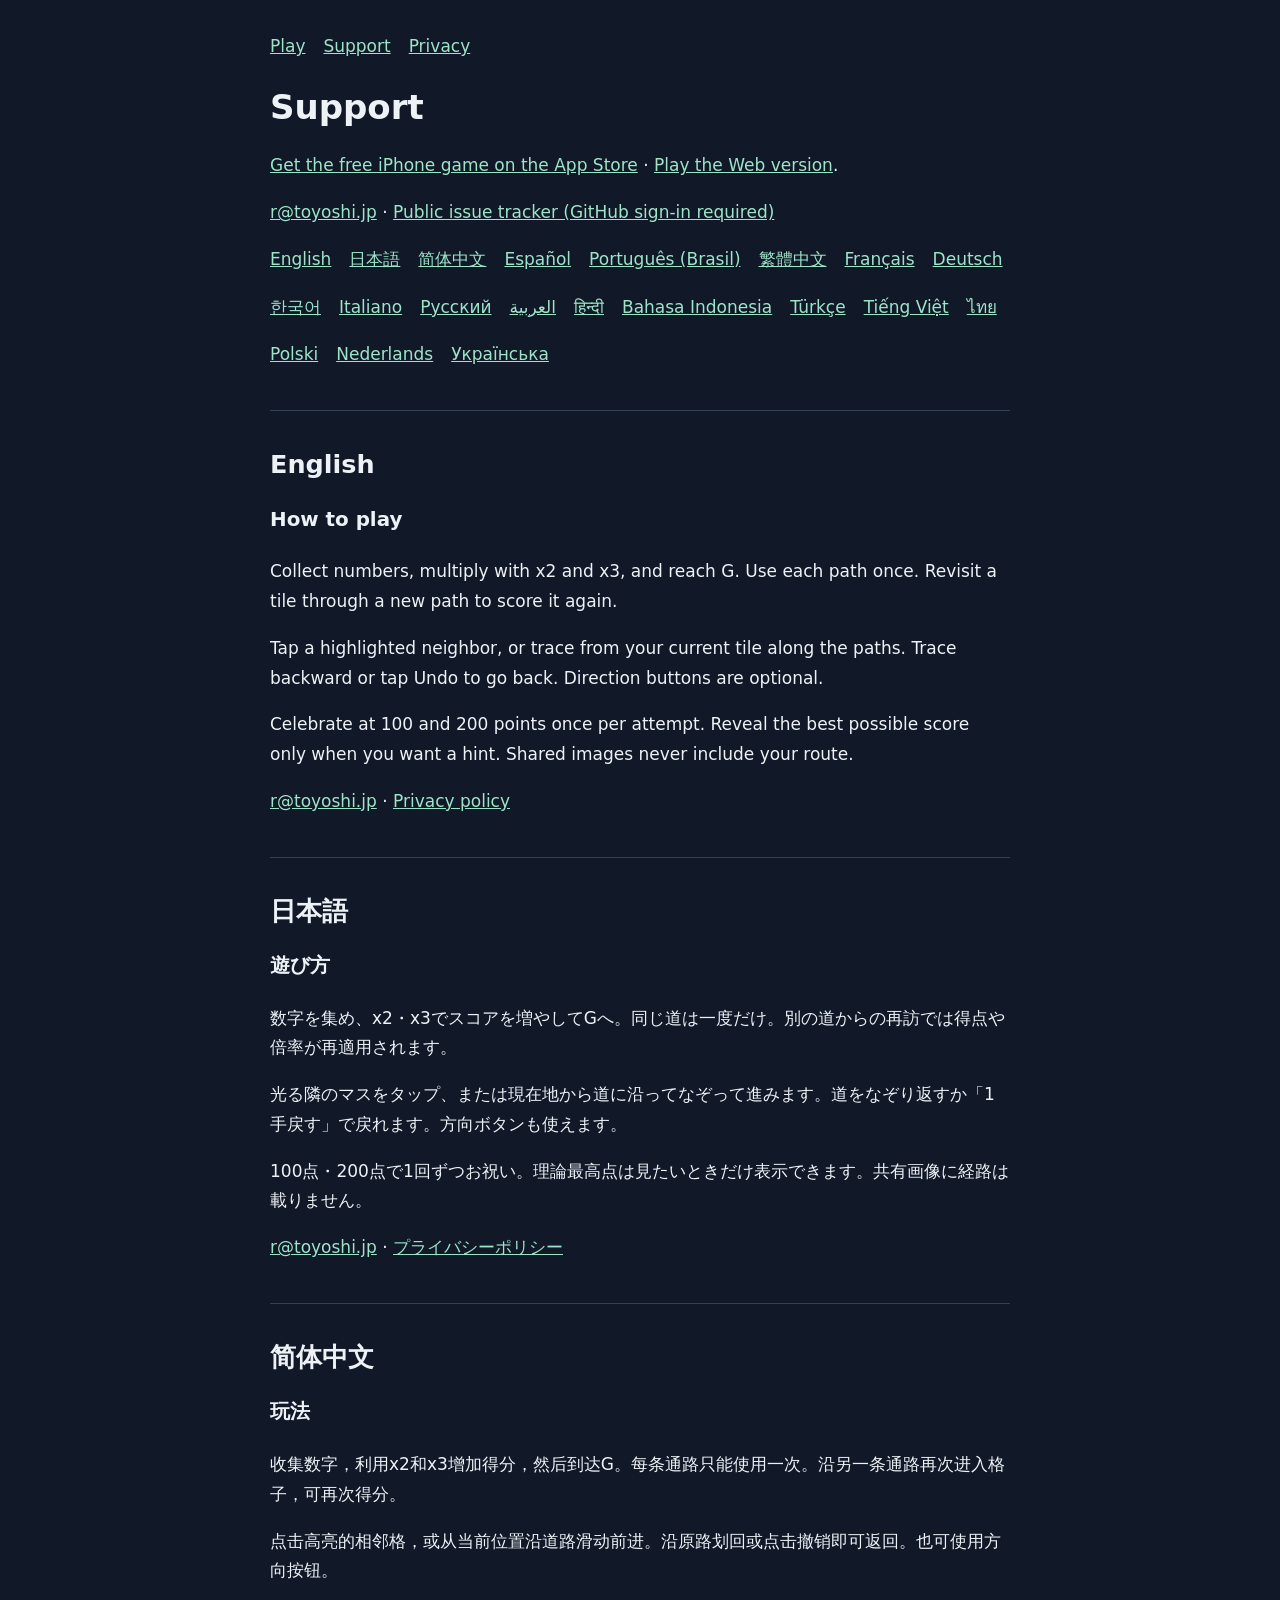
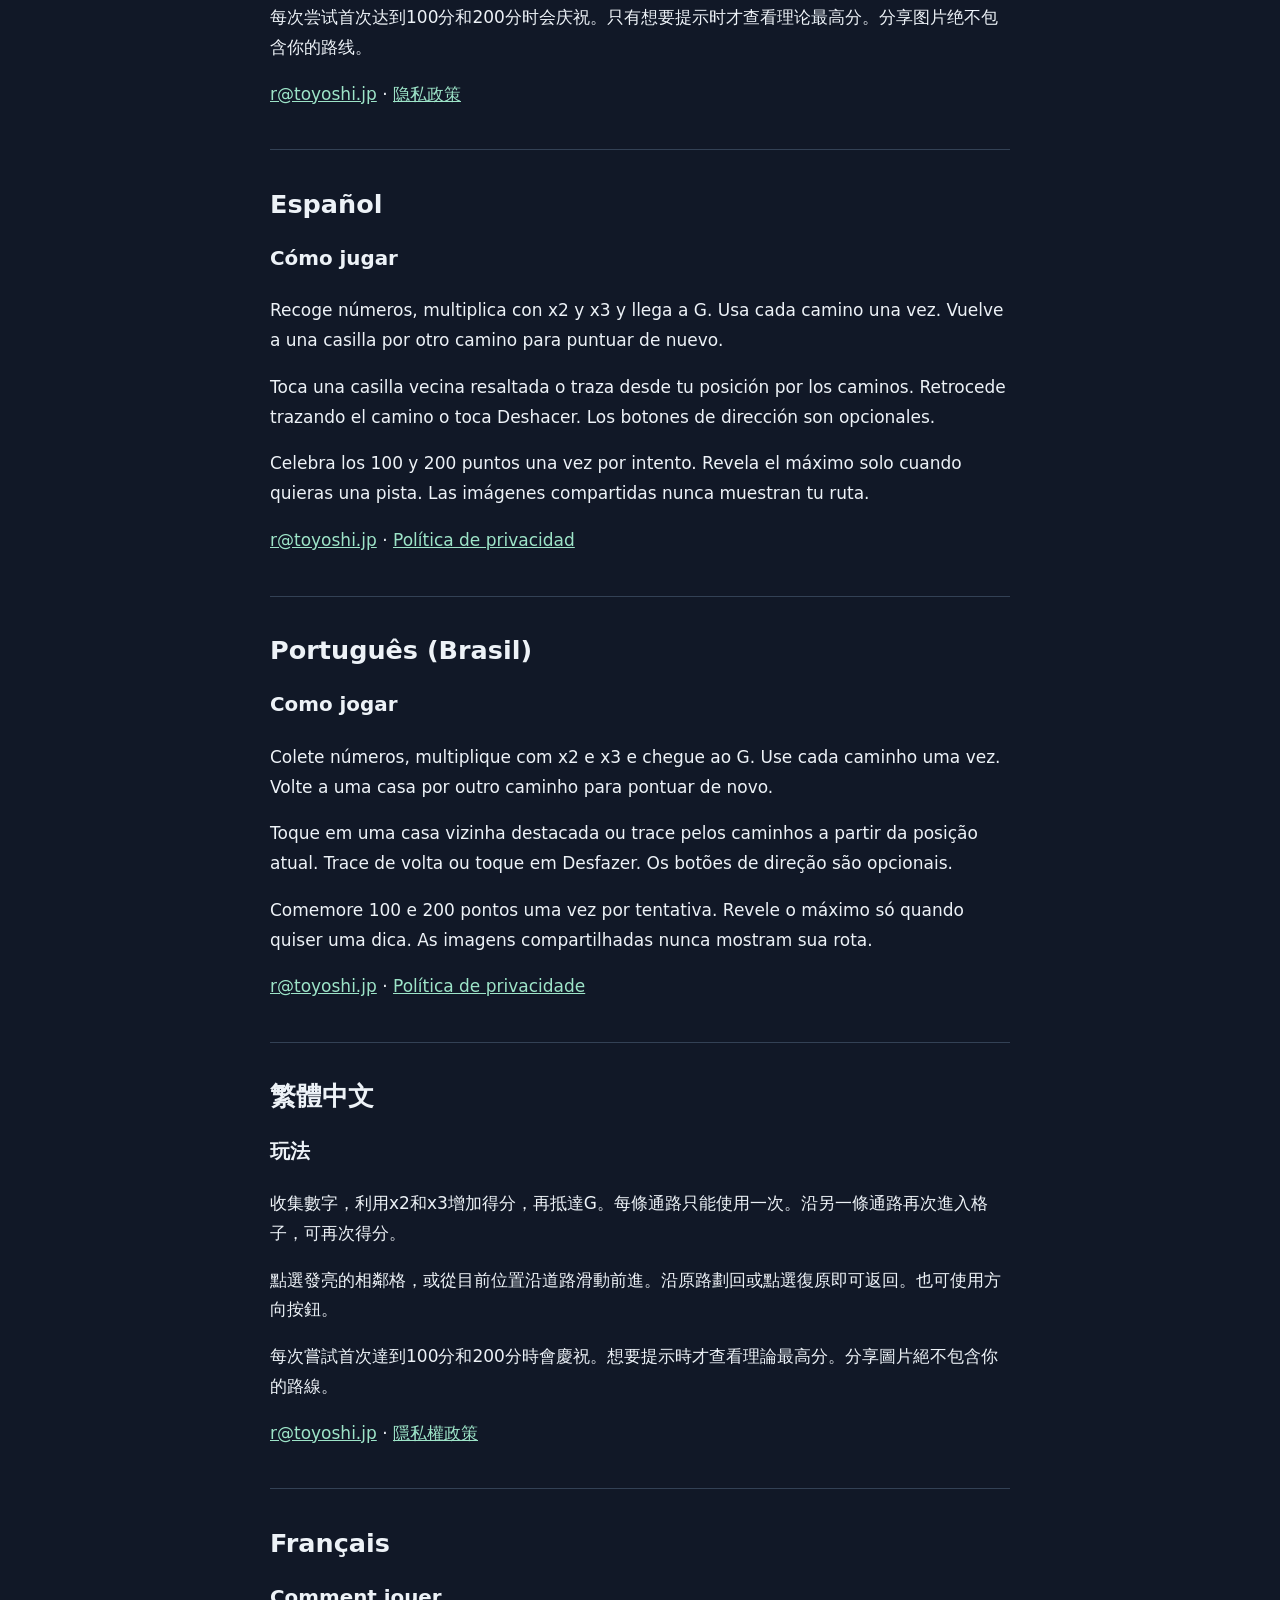
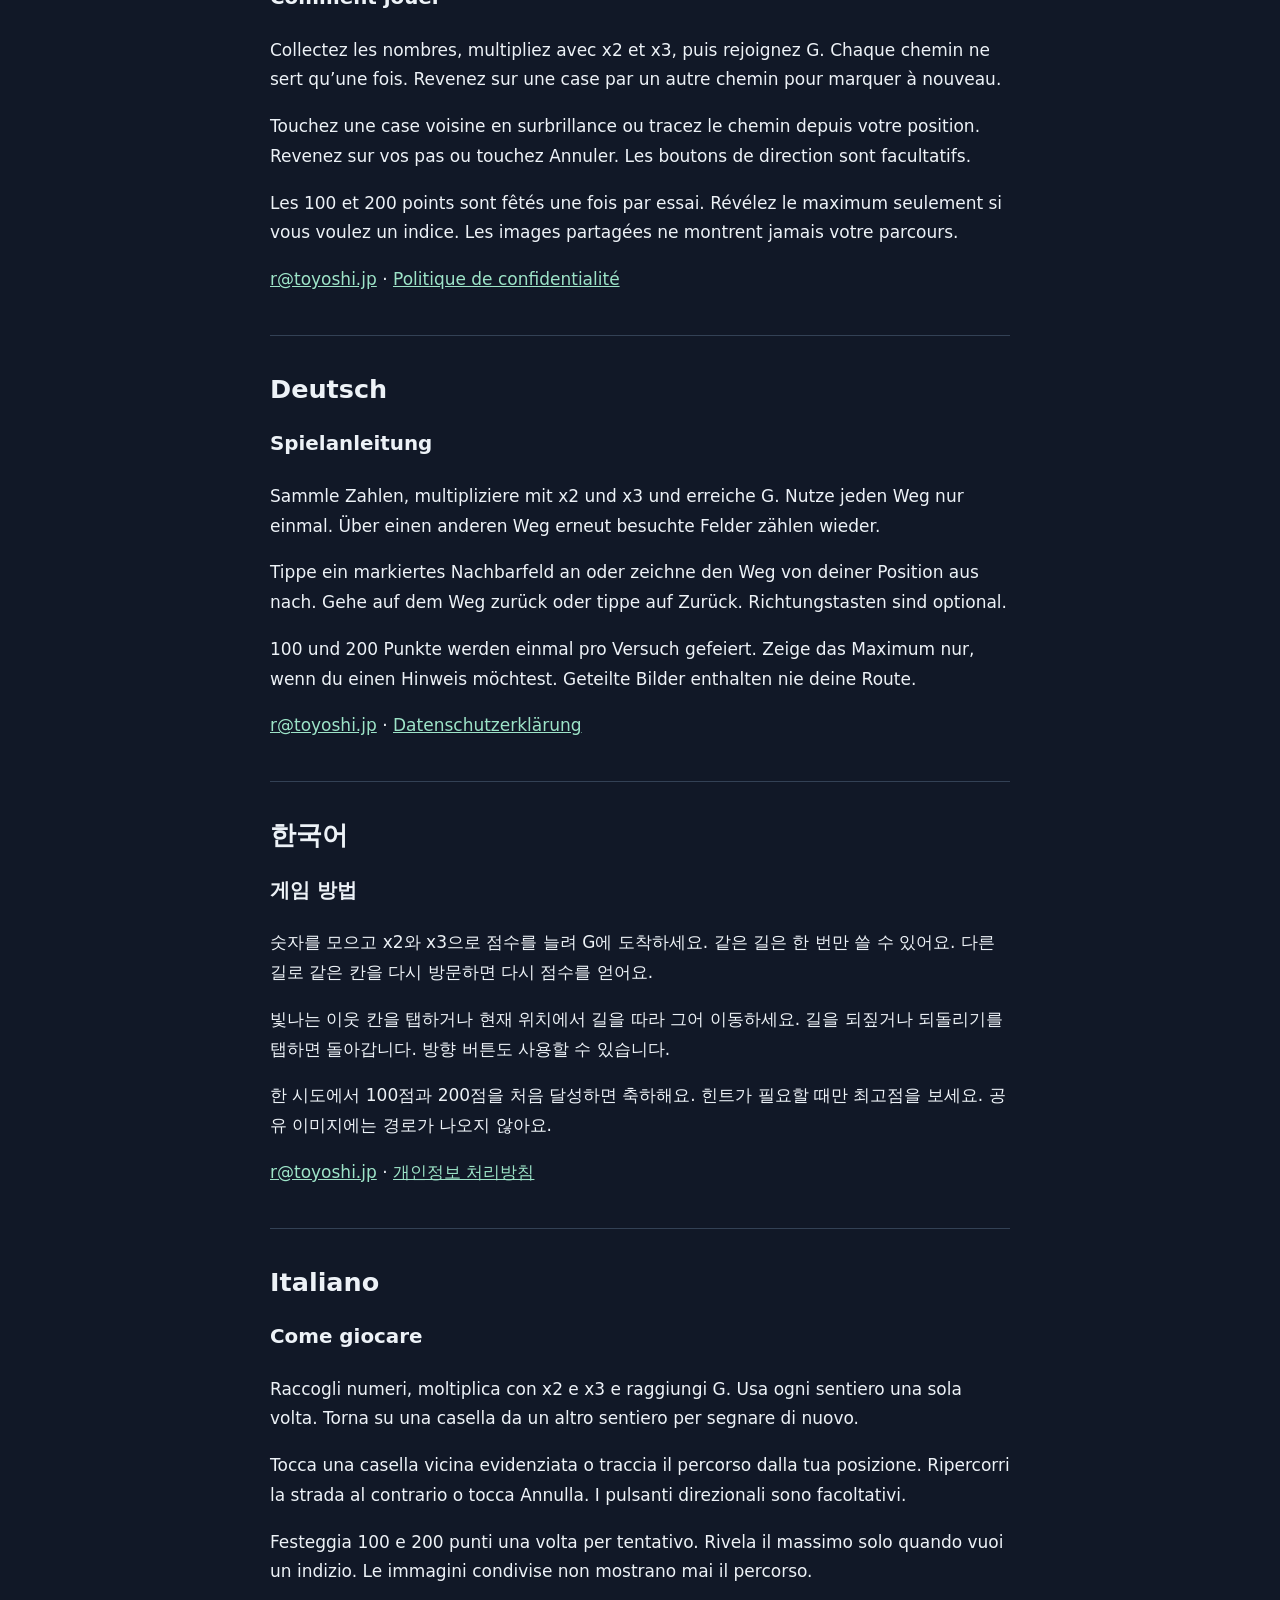
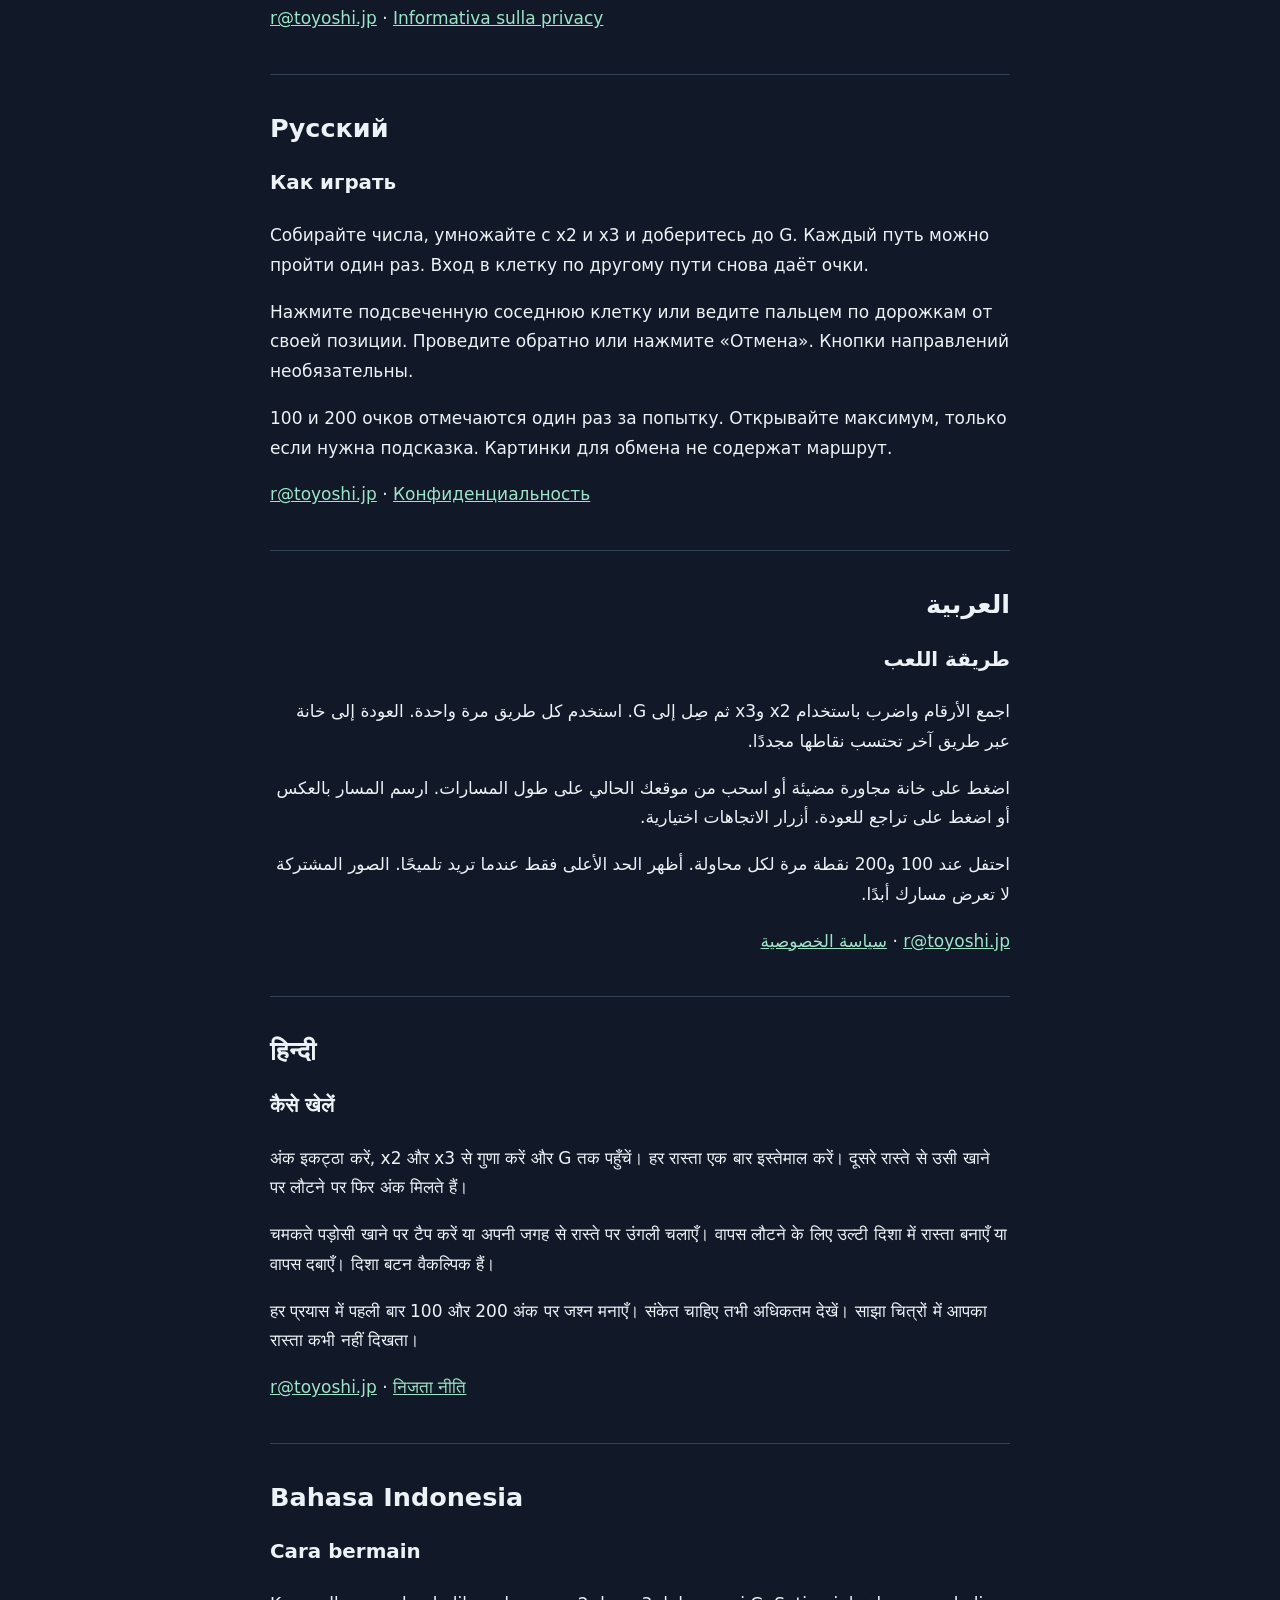
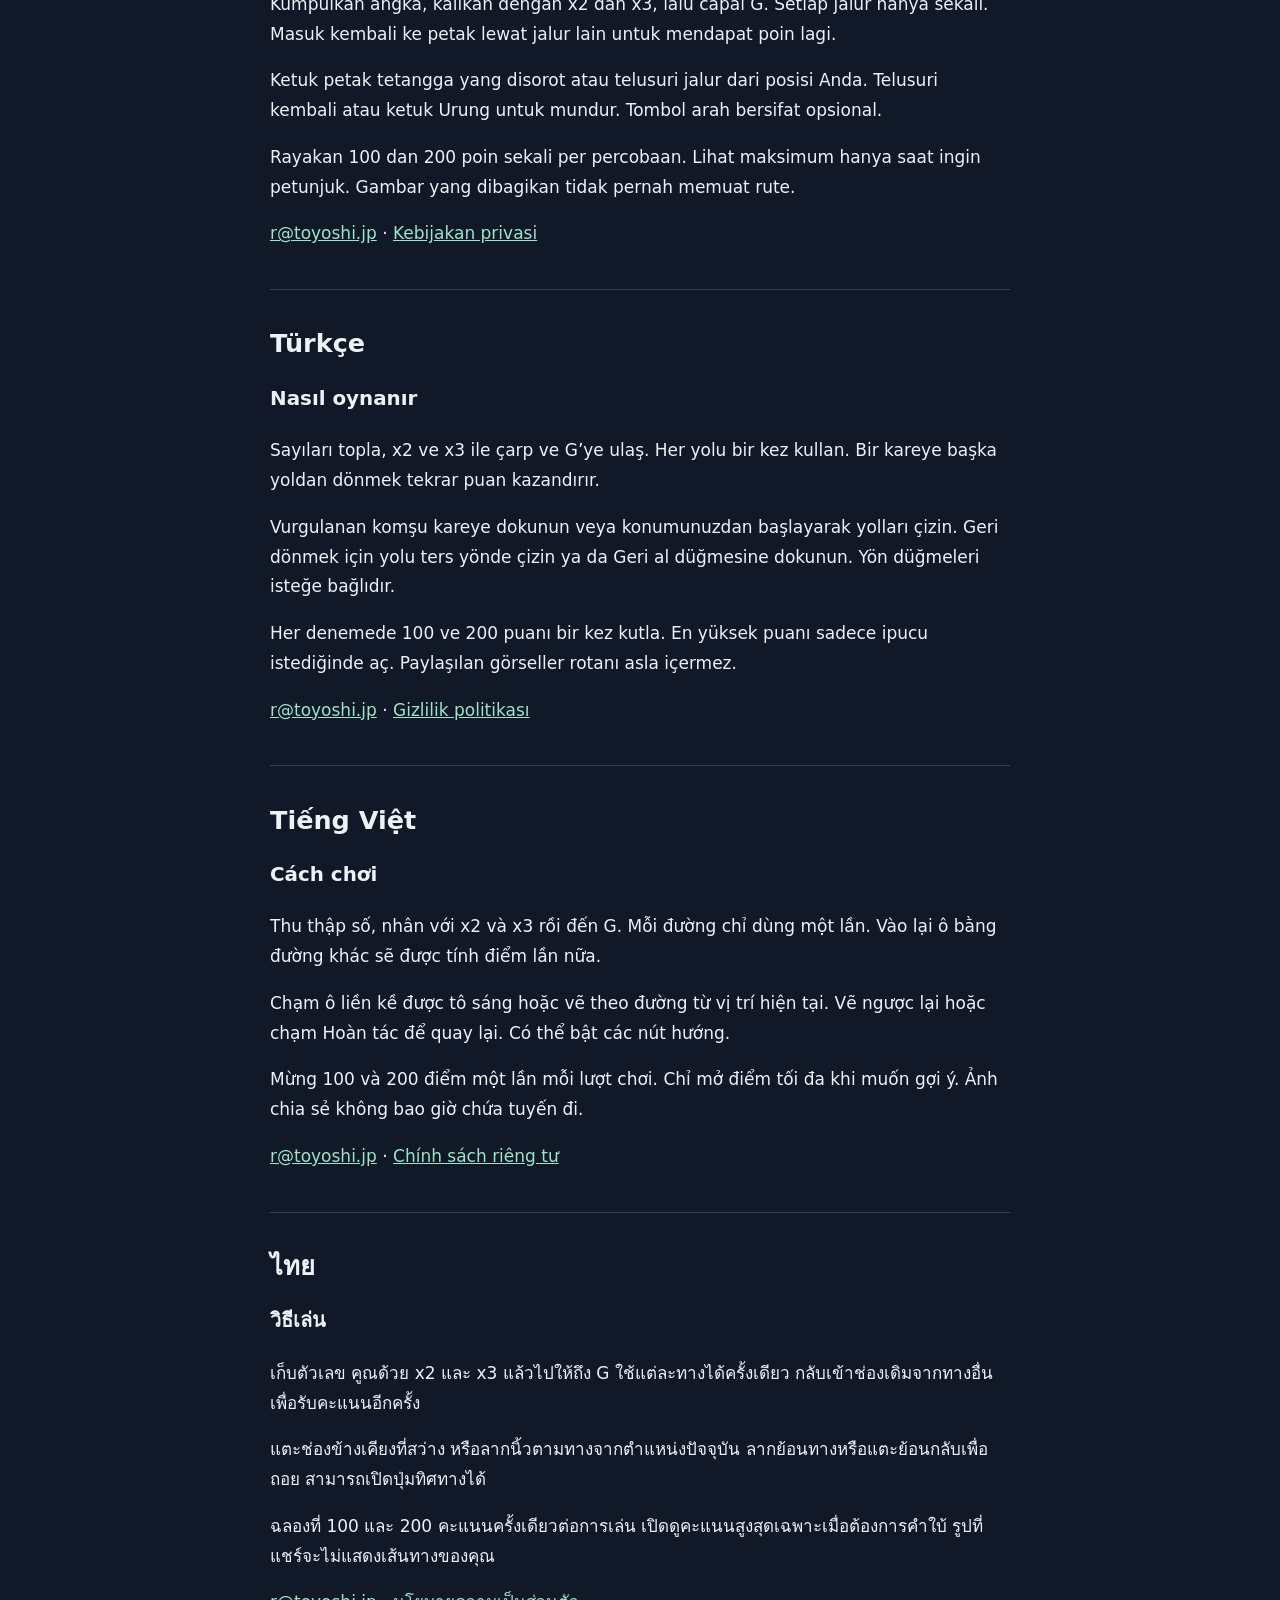
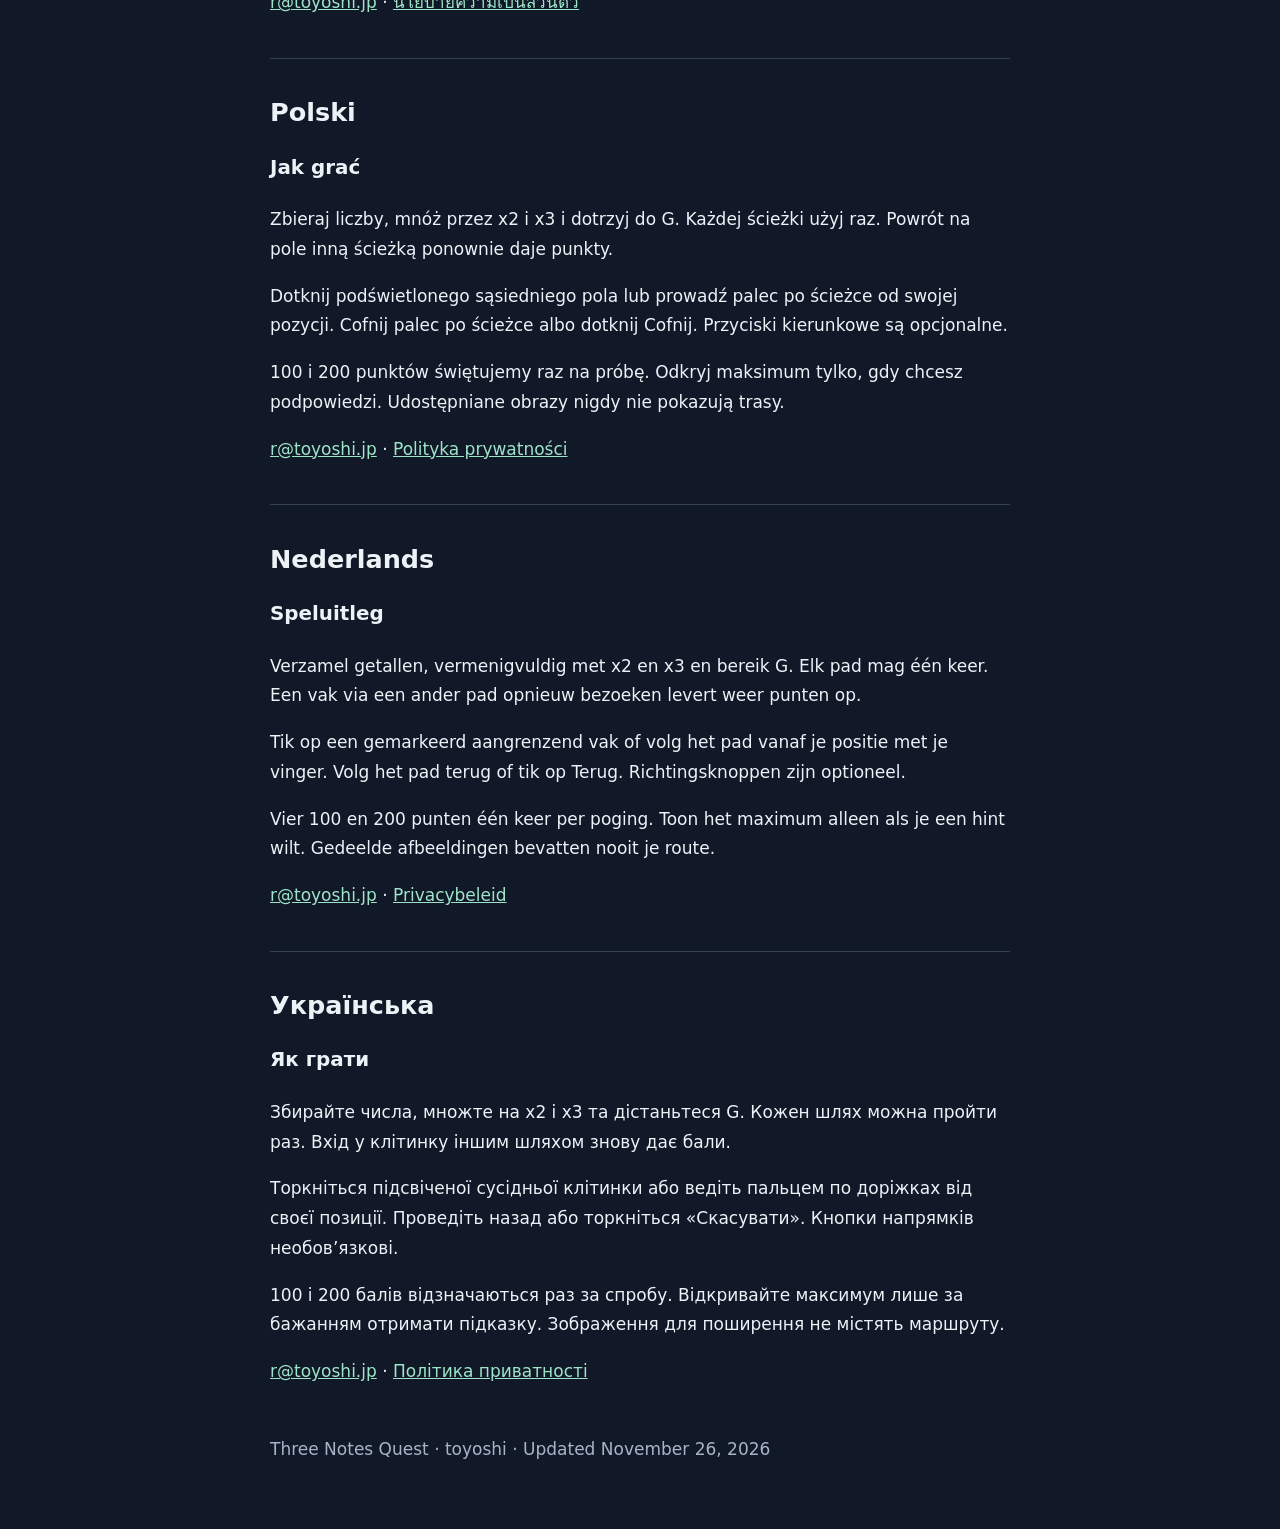
<file: ios/support.html>
<!doctype html>
<html lang="en"><meta charset="utf-8"><meta name="viewport" content="width=device-width,initial-scale=1"><meta name="color-scheme" content="dark"><meta name="apple-itunes-app" content="app-id=6835028593"><title>Support · Three Notes Quest</title><style>body{margin:0;background:#111827;color:#edf2f7;font:17px/1.75 system-ui,sans-serif}main{max-width:740px;margin:auto;padding:32px 20px 64px}a{color:#9de4c8}nav{display:flex;gap:18px;flex-wrap:wrap}h1,h2{line-height:1.3}section{margin-top:40px;border-top:1px solid #334155;padding-top:16px}a:focus-visible{outline:3px solid #e9c35b;outline-offset:4px}footer{margin-top:48px;color:#a8b5c8}</style><main><nav><a href="/">Play</a><a href="support.html">Support</a><a href="privacy.html">Privacy</a></nav><h1>Support</h1><p><a href="https://apps.apple.com/app/id6835028593">Get the free iPhone game on the App Store</a> · <a href="/">Play the Web version</a>.</p><p><a href="mailto:r@toyoshi.jp">r@toyoshi.jp</a> · <a href="https://github.com/toyoshi/maze/issues/new/choose">Public issue tracker (GitHub sign-in required)</a></p><nav aria-label="Languages"><a href="#en" lang="en">English</a><a href="#ja" lang="ja">日本語</a><a href="#zh-Hans" lang="zh-Hans">简体中文</a><a href="#es" lang="es">Español</a><a href="#pt-BR" lang="pt-BR">Português (Brasil)</a><a href="#zh-Hant" lang="zh-Hant">繁體中文</a><a href="#fr" lang="fr">Français</a><a href="#de" lang="de">Deutsch</a><a href="#ko" lang="ko">한국어</a><a href="#it" lang="it">Italiano</a><a href="#ru" lang="ru">Русский</a><a href="#ar" lang="ar">العربية</a><a href="#hi" lang="hi">हिन्दी</a><a href="#id" lang="id">Bahasa Indonesia</a><a href="#tr" lang="tr">Türkçe</a><a href="#vi" lang="vi">Tiếng Việt</a><a href="#th" lang="th">ไทย</a><a href="#pl" lang="pl">Polski</a><a href="#nl" lang="nl">Nederlands</a><a href="#uk" lang="uk">Українська</a></nav><section id="en" lang="en"><h2>English</h2><h3>How to play</h3><p>Collect numbers, multiply with x2 and x3, and reach G. Use each path once. Revisit a tile through a new path to score it again.</p><p>Tap a highlighted neighbor, or trace from your current tile along the paths. Trace backward or tap Undo to go back. Direction buttons are optional.</p><p>Celebrate at 100 and 200 points once per attempt. Reveal the best possible score only when you want a hint. Shared images never include your route.</p><p><a href="mailto:r@toyoshi.jp">r@toyoshi.jp</a> · <a href="privacy.html#en">Privacy policy</a></p></section><section id="ja" lang="ja"><h2>日本語</h2><h3>遊び方</h3><p>数字を集め、x2・x3でスコアを増やしてGへ。同じ道は一度だけ。別の道からの再訪では得点や倍率が再適用されます。</p><p>光る隣のマスをタップ、または現在地から道に沿ってなぞって進みます。道をなぞり返すか「1手戻す」で戻れます。方向ボタンも使えます。</p><p>100点・200点で1回ずつお祝い。理論最高点は見たいときだけ表示できます。共有画像に経路は載りません。</p><p><a href="mailto:r@toyoshi.jp">r@toyoshi.jp</a> · <a href="privacy.html#ja">プライバシーポリシー</a></p></section><section id="zh-Hans" lang="zh-Hans"><h2>简体中文</h2><h3>玩法</h3><p>收集数字，利用x2和x3增加得分，然后到达G。每条通路只能使用一次。沿另一条通路再次进入格子，可再次得分。</p><p>点击高亮的相邻格，或从当前位置沿道路滑动前进。沿原路划回或点击撤销即可返回。也可使用方向按钮。</p><p>每次尝试首次达到100分和200分时会庆祝。只有想要提示时才查看理论最高分。分享图片绝不包含你的路线。</p><p><a href="mailto:r@toyoshi.jp">r@toyoshi.jp</a> · <a href="privacy.html#zh-Hans">隐私政策</a></p></section><section id="es" lang="es"><h2>Español</h2><h3>Cómo jugar</h3><p>Recoge números, multiplica con x2 y x3 y llega a G. Usa cada camino una vez. Vuelve a una casilla por otro camino para puntuar de nuevo.</p><p>Toca una casilla vecina resaltada o traza desde tu posición por los caminos. Retrocede trazando el camino o toca Deshacer. Los botones de dirección son opcionales.</p><p>Celebra los 100 y 200 puntos una vez por intento. Revela el máximo solo cuando quieras una pista. Las imágenes compartidas nunca muestran tu ruta.</p><p><a href="mailto:r@toyoshi.jp">r@toyoshi.jp</a> · <a href="privacy.html#es">Política de privacidad</a></p></section><section id="pt-BR" lang="pt-BR"><h2>Português (Brasil)</h2><h3>Como jogar</h3><p>Colete números, multiplique com x2 e x3 e chegue ao G. Use cada caminho uma vez. Volte a uma casa por outro caminho para pontuar de novo.</p><p>Toque em uma casa vizinha destacada ou trace pelos caminhos a partir da posição atual. Trace de volta ou toque em Desfazer. Os botões de direção são opcionais.</p><p>Comemore 100 e 200 pontos uma vez por tentativa. Revele o máximo só quando quiser uma dica. As imagens compartilhadas nunca mostram sua rota.</p><p><a href="mailto:r@toyoshi.jp">r@toyoshi.jp</a> · <a href="privacy.html#pt-BR">Política de privacidade</a></p></section><section id="zh-Hant" lang="zh-Hant"><h2>繁體中文</h2><h3>玩法</h3><p>收集數字，利用x2和x3增加得分，再抵達G。每條通路只能使用一次。沿另一條通路再次進入格子，可再次得分。</p><p>點選發亮的相鄰格，或從目前位置沿道路滑動前進。沿原路劃回或點選復原即可返回。也可使用方向按鈕。</p><p>每次嘗試首次達到100分和200分時會慶祝。想要提示時才查看理論最高分。分享圖片絕不包含你的路線。</p><p><a href="mailto:r@toyoshi.jp">r@toyoshi.jp</a> · <a href="privacy.html#zh-Hant">隱私權政策</a></p></section><section id="fr" lang="fr"><h2>Français</h2><h3>Comment jouer</h3><p>Collectez les nombres, multipliez avec x2 et x3, puis rejoignez G. Chaque chemin ne sert qu’une fois. Revenez sur une case par un autre chemin pour marquer à nouveau.</p><p>Touchez une case voisine en surbrillance ou tracez le chemin depuis votre position. Revenez sur vos pas ou touchez Annuler. Les boutons de direction sont facultatifs.</p><p>Les 100 et 200 points sont fêtés une fois par essai. Révélez le maximum seulement si vous voulez un indice. Les images partagées ne montrent jamais votre parcours.</p><p><a href="mailto:r@toyoshi.jp">r@toyoshi.jp</a> · <a href="privacy.html#fr">Politique de confidentialité</a></p></section><section id="de" lang="de"><h2>Deutsch</h2><h3>Spielanleitung</h3><p>Sammle Zahlen, multipliziere mit x2 und x3 und erreiche G. Nutze jeden Weg nur einmal. Über einen anderen Weg erneut besuchte Felder zählen wieder.</p><p>Tippe ein markiertes Nachbarfeld an oder zeichne den Weg von deiner Position aus nach. Gehe auf dem Weg zurück oder tippe auf Zurück. Richtungstasten sind optional.</p><p>100 und 200 Punkte werden einmal pro Versuch gefeiert. Zeige das Maximum nur, wenn du einen Hinweis möchtest. Geteilte Bilder enthalten nie deine Route.</p><p><a href="mailto:r@toyoshi.jp">r@toyoshi.jp</a> · <a href="privacy.html#de">Datenschutzerklärung</a></p></section><section id="ko" lang="ko"><h2>한국어</h2><h3>게임 방법</h3><p>숫자를 모으고 x2와 x3으로 점수를 늘려 G에 도착하세요. 같은 길은 한 번만 쓸 수 있어요. 다른 길로 같은 칸을 다시 방문하면 다시 점수를 얻어요.</p><p>빛나는 이웃 칸을 탭하거나 현재 위치에서 길을 따라 그어 이동하세요. 길을 되짚거나 되돌리기를 탭하면 돌아갑니다. 방향 버튼도 사용할 수 있습니다.</p><p>한 시도에서 100점과 200점을 처음 달성하면 축하해요. 힌트가 필요할 때만 최고점을 보세요. 공유 이미지에는 경로가 나오지 않아요.</p><p><a href="mailto:r@toyoshi.jp">r@toyoshi.jp</a> · <a href="privacy.html#ko">개인정보 처리방침</a></p></section><section id="it" lang="it"><h2>Italiano</h2><h3>Come giocare</h3><p>Raccogli numeri, moltiplica con x2 e x3 e raggiungi G. Usa ogni sentiero una sola volta. Torna su una casella da un altro sentiero per segnare di nuovo.</p><p>Tocca una casella vicina evidenziata o traccia il percorso dalla tua posizione. Ripercorri la strada al contrario o tocca Annulla. I pulsanti direzionali sono facoltativi.</p><p>Festeggia 100 e 200 punti una volta per tentativo. Rivela il massimo solo quando vuoi un indizio. Le immagini condivise non mostrano mai il percorso.</p><p><a href="mailto:r@toyoshi.jp">r@toyoshi.jp</a> · <a href="privacy.html#it">Informativa sulla privacy</a></p></section><section id="ru" lang="ru"><h2>Русский</h2><h3>Как играть</h3><p>Собирайте числа, умножайте с x2 и x3 и доберитесь до G. Каждый путь можно пройти один раз. Вход в клетку по другому пути снова даёт очки.</p><p>Нажмите подсвеченную соседнюю клетку или ведите пальцем по дорожкам от своей позиции. Проведите обратно или нажмите «Отмена». Кнопки направлений необязательны.</p><p>100 и 200 очков отмечаются один раз за попытку. Открывайте максимум, только если нужна подсказка. Картинки для обмена не содержат маршрут.</p><p><a href="mailto:r@toyoshi.jp">r@toyoshi.jp</a> · <a href="privacy.html#ru">Конфиденциальность</a></p></section><section id="ar" lang="ar" dir="rtl"><h2>العربية</h2><h3>طريقة اللعب</h3><p>اجمع الأرقام واضرب باستخدام x2 وx3 ثم صِل إلى G. استخدم كل طريق مرة واحدة. العودة إلى خانة عبر طريق آخر تحتسب نقاطها مجددًا.</p><p>اضغط على خانة مجاورة مضيئة أو اسحب من موقعك الحالي على طول المسارات. ارسم المسار بالعكس أو اضغط على تراجع للعودة. أزرار الاتجاهات اختيارية.</p><p>احتفل عند 100 و200 نقطة مرة لكل محاولة. أظهر الحد الأعلى فقط عندما تريد تلميحًا. الصور المشتركة لا تعرض مسارك أبدًا.</p><p><a href="mailto:r@toyoshi.jp">r@toyoshi.jp</a> · <a href="privacy.html#ar">سياسة الخصوصية</a></p></section><section id="hi" lang="hi"><h2>हिन्दी</h2><h3>कैसे खेलें</h3><p>अंक इकट्ठा करें, x2 और x3 से गुणा करें और G तक पहुँचें। हर रास्ता एक बार इस्तेमाल करें। दूसरे रास्ते से उसी खाने पर लौटने पर फिर अंक मिलते हैं।</p><p>चमकते पड़ोसी खाने पर टैप करें या अपनी जगह से रास्ते पर उंगली चलाएँ। वापस लौटने के लिए उल्टी दिशा में रास्ता बनाएँ या वापस दबाएँ। दिशा बटन वैकल्पिक हैं।</p><p>हर प्रयास में पहली बार 100 और 200 अंक पर जश्न मनाएँ। संकेत चाहिए तभी अधिकतम देखें। साझा चित्रों में आपका रास्ता कभी नहीं दिखता।</p><p><a href="mailto:r@toyoshi.jp">r@toyoshi.jp</a> · <a href="privacy.html#hi">निजता नीति</a></p></section><section id="id" lang="id"><h2>Bahasa Indonesia</h2><h3>Cara bermain</h3><p>Kumpulkan angka, kalikan dengan x2 dan x3, lalu capai G. Setiap jalur hanya sekali. Masuk kembali ke petak lewat jalur lain untuk mendapat poin lagi.</p><p>Ketuk petak tetangga yang disorot atau telusuri jalur dari posisi Anda. Telusuri kembali atau ketuk Urung untuk mundur. Tombol arah bersifat opsional.</p><p>Rayakan 100 dan 200 poin sekali per percobaan. Lihat maksimum hanya saat ingin petunjuk. Gambar yang dibagikan tidak pernah memuat rute.</p><p><a href="mailto:r@toyoshi.jp">r@toyoshi.jp</a> · <a href="privacy.html#id">Kebijakan privasi</a></p></section><section id="tr" lang="tr"><h2>Türkçe</h2><h3>Nasıl oynanır</h3><p>Sayıları topla, x2 ve x3 ile çarp ve G’ye ulaş. Her yolu bir kez kullan. Bir kareye başka yoldan dönmek tekrar puan kazandırır.</p><p>Vurgulanan komşu kareye dokunun veya konumunuzdan başlayarak yolları çizin. Geri dönmek için yolu ters yönde çizin ya da Geri al düğmesine dokunun. Yön düğmeleri isteğe bağlıdır.</p><p>Her denemede 100 ve 200 puanı bir kez kutla. En yüksek puanı sadece ipucu istediğinde aç. Paylaşılan görseller rotanı asla içermez.</p><p><a href="mailto:r@toyoshi.jp">r@toyoshi.jp</a> · <a href="privacy.html#tr">Gizlilik politikası</a></p></section><section id="vi" lang="vi"><h2>Tiếng Việt</h2><h3>Cách chơi</h3><p>Thu thập số, nhân với x2 và x3 rồi đến G. Mỗi đường chỉ dùng một lần. Vào lại ô bằng đường khác sẽ được tính điểm lần nữa.</p><p>Chạm ô liền kề được tô sáng hoặc vẽ theo đường từ vị trí hiện tại. Vẽ ngược lại hoặc chạm Hoàn tác để quay lại. Có thể bật các nút hướng.</p><p>Mừng 100 và 200 điểm một lần mỗi lượt chơi. Chỉ mở điểm tối đa khi muốn gợi ý. Ảnh chia sẻ không bao giờ chứa tuyến đi.</p><p><a href="mailto:r@toyoshi.jp">r@toyoshi.jp</a> · <a href="privacy.html#vi">Chính sách riêng tư</a></p></section><section id="th" lang="th"><h2>ไทย</h2><h3>วิธีเล่น</h3><p>เก็บตัวเลข คูณด้วย x2 และ x3 แล้วไปให้ถึง G ใช้แต่ละทางได้ครั้งเดียว กลับเข้าช่องเดิมจากทางอื่นเพื่อรับคะแนนอีกครั้ง</p><p>แตะช่องข้างเคียงที่สว่าง หรือลากนิ้วตามทางจากตำแหน่งปัจจุบัน ลากย้อนทางหรือแตะย้อนกลับเพื่อถอย สามารถเปิดปุ่มทิศทางได้</p><p>ฉลองที่ 100 และ 200 คะแนนครั้งเดียวต่อการเล่น เปิดดูคะแนนสูงสุดเฉพาะเมื่อต้องการคำใบ้ รูปที่แชร์จะไม่แสดงเส้นทางของคุณ</p><p><a href="mailto:r@toyoshi.jp">r@toyoshi.jp</a> · <a href="privacy.html#th">นโยบายความเป็นส่วนตัว</a></p></section><section id="pl" lang="pl"><h2>Polski</h2><h3>Jak grać</h3><p>Zbieraj liczby, mnóż przez x2 i x3 i dotrzyj do G. Każdej ścieżki użyj raz. Powrót na pole inną ścieżką ponownie daje punkty.</p><p>Dotknij podświetlonego sąsiedniego pola lub prowadź palec po ścieżce od swojej pozycji. Cofnij palec po ścieżce albo dotknij Cofnij. Przyciski kierunkowe są opcjonalne.</p><p>100 i 200 punktów świętujemy raz na próbę. Odkryj maksimum tylko, gdy chcesz podpowiedzi. Udostępniane obrazy nigdy nie pokazują trasy.</p><p><a href="mailto:r@toyoshi.jp">r@toyoshi.jp</a> · <a href="privacy.html#pl">Polityka prywatności</a></p></section><section id="nl" lang="nl"><h2>Nederlands</h2><h3>Speluitleg</h3><p>Verzamel getallen, vermenigvuldig met x2 en x3 en bereik G. Elk pad mag één keer. Een vak via een ander pad opnieuw bezoeken levert weer punten op.</p><p>Tik op een gemarkeerd aangrenzend vak of volg het pad vanaf je positie met je vinger. Volg het pad terug of tik op Terug. Richtingsknoppen zijn optioneel.</p><p>Vier 100 en 200 punten één keer per poging. Toon het maximum alleen als je een hint wilt. Gedeelde afbeeldingen bevatten nooit je route.</p><p><a href="mailto:r@toyoshi.jp">r@toyoshi.jp</a> · <a href="privacy.html#nl">Privacybeleid</a></p></section><section id="uk" lang="uk"><h2>Українська</h2><h3>Як грати</h3><p>Збирайте числа, множте на x2 і x3 та дістаньтеся G. Кожен шлях можна пройти раз. Вхід у клітинку іншим шляхом знову дає бали.</p><p>Торкніться підсвіченої сусідньої клітинки або ведіть пальцем по доріжках від своєї позиції. Проведіть назад або торкніться «Скасувати». Кнопки напрямків необов’язкові.</p><p>100 і 200 балів відзначаються раз за спробу. Відкривайте максимум лише за бажанням отримати підказку. Зображення для поширення не містять маршруту.</p><p><a href="mailto:r@toyoshi.jp">r@toyoshi.jp</a> · <a href="privacy.html#uk">Політика приватності</a></p></section><footer>Three Notes Quest · toyoshi · Updated November 26, 2026</footer></main></html>
</file>
